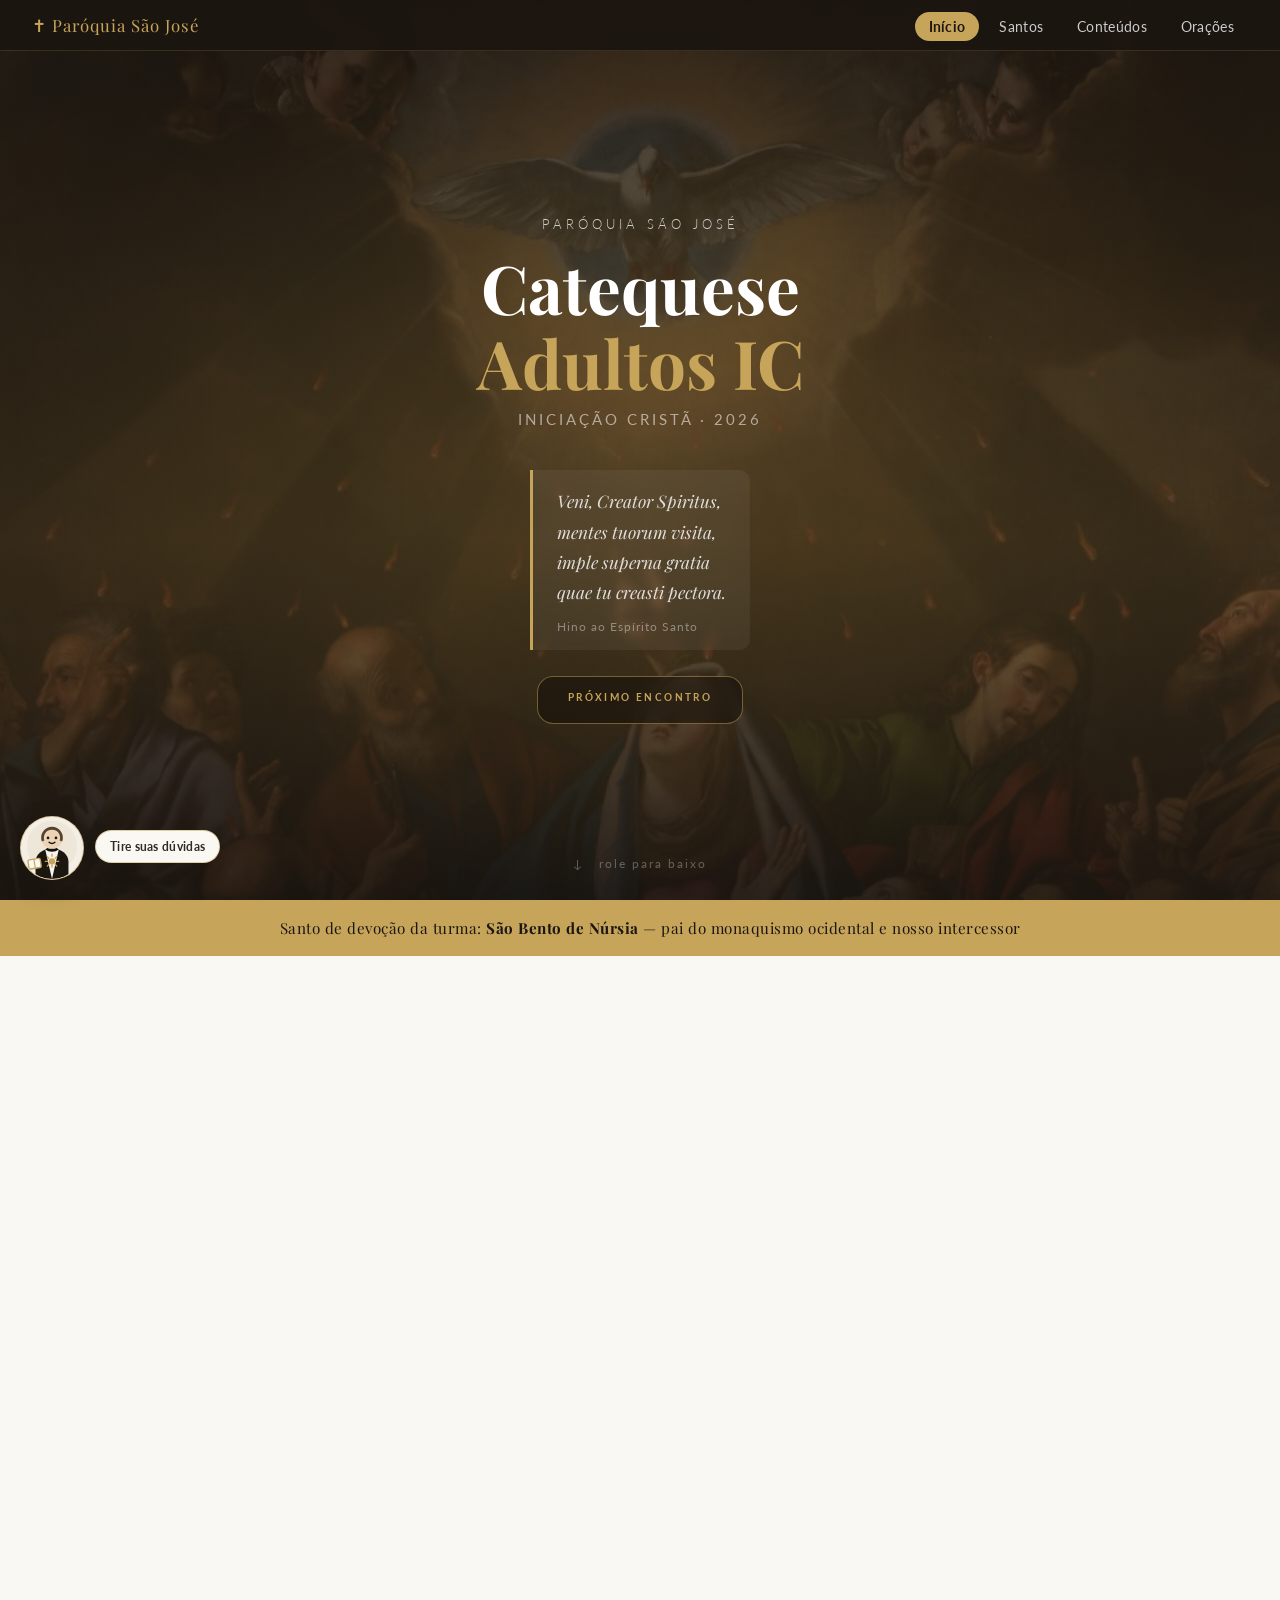
<file: index.html>
<!DOCTYPE html>
<html lang="pt-BR">
<head>
  <meta charset="UTF-8" />
  <meta name="viewport" content="width=device-width, initial-scale=1.0"/>
  <title>Início — Catequese Adultos IC | Paróquia São José</title>

  <link rel="preconnect" href="https://fonts.googleapis.com" />
  <link rel="preconnect" href="https://fonts.gstatic.com" crossorigin />
  <link href="https://fonts.googleapis.com/css2?family=Playfair+Display:ital,wght@0,400;0,700;1,400&family=Lato:wght@300;400;700&display=swap" rel="stylesheet"/>

  <link rel="preload" as="image" href="src/assets/img/fundo.jpg" fetchpriority="high">

  <!-- PWA -->
  <meta name="theme-color" content="#C6A55A">
  <meta name="mobile-web-app-capable" content="yes">
  <meta name="apple-mobile-web-app-capable" content="yes">
  <meta name="apple-mobile-web-app-status-bar-style" content="black-translucent">
  <meta name="apple-mobile-web-app-title" content="IC 2026">
  <link rel="manifest" href="/manifest.json">
  <link rel="icon" type="image/svg+xml" href="/src/assets/img/icons/icon.svg?v=7">
  <link rel="apple-touch-icon" href="/src/assets/img/icons/icon-192.png?v=7">

  <link rel="stylesheet" href="src/assets/css/styles.css?v=13">
  <link rel="stylesheet" href="/src/assets/css/app.css?v=13">
  <link rel="stylesheet" href="/src/assets/css/aquino.css?v=13">
  <style>
    /* ── SÃO BENTO ── */
    #sao-bento {
      background: var(--cream);
      padding: 80px 24px;
    }

    .bento-layout {
      display: grid;
      grid-template-columns: 280px 1fr;
      gap: 48px;
      align-items: start;
      margin-top: 8px;
    }

    /* coluna da imagem */
    .bento-image-col {
      position: relative;
      display: flex;
      flex-direction: column;
      gap: 0;
    }

    .bento-image-col img {
      width: 100%;
      border-radius: 14px;
      display: block;
      object-fit: cover;
      box-shadow: 0 12px 36px rgba(0,0,0,.14);
      border: 3px solid rgba(198,165,90,.35);
    }

    .bento-image-placeholder {
      width: 100%;
      aspect-ratio: 3/4;
      border-radius: 14px;
      background: linear-gradient(160deg, var(--cream-soft) 0%, #ddd5c8 100%);
      border: 2px dashed rgba(198,165,90,.45);
      display: flex;
      flex-direction: column;
      align-items: center;
      justify-content: center;
      gap: 10px;
      color: rgba(94,85,76,.5);
      text-align: center;
      padding: 24px;
    }

    .bento-ph-icon {
      font-size: 3rem;
      opacity: .4;
      font-family: 'Playfair Display', serif;
      line-height: 1;
    }

    .bento-image-placeholder span {
      font-family: 'Playfair Display', serif;
      font-size: .95rem;
      color: rgba(94,85,76,.6);
    }

    .bento-image-placeholder small {
      font-size: .72rem;
      color: rgba(94,85,76,.4);
      line-height: 1.6;
    }

    .bento-feast-badge {
      margin-top: 12px;
      text-align: center;
      background: var(--gold);
      color: var(--dark);
      font-size: .72rem;
      font-weight: 700;
      letter-spacing: 1px;
      text-transform: uppercase;
      padding: 6px 16px;
      border-radius: 20px;
    }

    /* coluna do texto */
    .bento-bio {
      color: var(--text-light);
      font-size: .93rem;
      line-height: 1.82;
    }

    .bento-bio p + p { margin-top: 12px; }
    .bento-bio strong { color: var(--text); }

    .bento-quote {
      margin-top: 22px;
      padding: 14px 20px;
      border-left: 3px solid var(--gold);
      background: rgba(198,165,90,.08);
      border-radius: 0 10px 10px 0;
    }

    .bento-quote p {
      font-family: 'Playfair Display', serif;
      font-style: italic;
      color: var(--text);
      font-size: 1rem;
      line-height: 1.65;
      margin-bottom: 6px;
    }

    .bento-quote cite {
      font-size: .75rem;
      color: var(--text-soft);
      letter-spacing: .3px;
    }

    .bento-tags {
      display: flex;
      flex-wrap: wrap;
      gap: 8px;
      margin-top: 20px;
    }

    .bento-tag {
      font-size: .7rem;
      font-weight: 700;
      letter-spacing: .8px;
      text-transform: uppercase;
      padding: 4px 12px;
      border-radius: 20px;
      border: 1px solid rgba(198,165,90,.5);
      color: var(--gold);
      background: rgba(198,165,90,.07);
    }

    /* ── PRÓXIMO ENCONTRO NO HERO ── */
    .hero-proximo {
      position: relative;
      z-index: 2;
      display: inline-flex;
      flex-direction: column;
      align-items: center;
      gap: 3px;
      margin-top: 26px;
      padding: 14px 30px;
      border-radius: 16px;
      border: 1px solid rgba(198, 165, 90, .5);
      background: rgba(20, 15, 10, .55);
      backdrop-filter: blur(10px);
      -webkit-backdrop-filter: blur(10px);
      text-decoration: none;
      text-align: center;
      transition: transform .2s ease, border-color .2s ease, background .2s ease;
    }

    .hero-proximo:hover {
      transform: translateY(-3px);
      border-color: var(--gold);
      background: rgba(20, 15, 10, .72);
    }

    .hero-proximo-rotulo {
      font-size: .62rem;
      font-weight: 700;
      letter-spacing: 2.4px;
      text-transform: uppercase;
      color: var(--gold);
    }

    .hero-proximo-quando {
      font-family: 'Playfair Display', serif;
      font-size: 1.18rem;
      color: #fff;
      line-height: 1.25;
    }

    .hero-proximo-titulo {
      font-size: .82rem;
      color: rgba(255, 255, 255, .68);
      max-width: 34ch;
      line-height: 1.5;
    }

    /* ── CRONOGRAMA: divulgação semanal ── */
    /* Encontro ainda não divulgado: sai da página até chegar a quinta-feira
       da semana anterior. Quem controla isso é o main.js. */
    .timeline-item.is-oculto { display: none; }

    .timeline-semestre {
      display: flex;
      align-items: center;
      gap: 14px;
      margin: 34px 0 26px;
    }

    .timeline-semestre-linha {
      flex: 1;
      height: 1px;
      background: linear-gradient(90deg, transparent, rgba(198, 165, 90, .5), transparent);
    }

    .timeline-semestre-texto {
      font-size: .7rem;
      font-weight: 700;
      letter-spacing: 1.6px;
      text-transform: uppercase;
      color: var(--gold);
      white-space: nowrap;
    }

    .agenda-nota {
      margin-top: 14px;
      font-size: .78rem;
      color: var(--text-soft);
      font-style: italic;
    }

    @media (max-width: 680px) {
      .hero-proximo {
        margin-top: 20px;
        padding: 12px 20px;
      }

      .hero-proximo-quando { font-size: 1.02rem; }
      .timeline-semestre-texto { white-space: normal; text-align: center; }
    }

    /* ── RETOMADA DO SEMESTRE ── */
    .semestre-fatos {
      display: flex;
      flex-wrap: wrap;
      gap: 10px;
      list-style: none;
      margin: 22px 0 30px;
      padding: 0;
    }

    .semestre-fatos li {
      display: inline-flex;
      align-items: center;
      gap: 8px;
      padding: 8px 16px;
      border-radius: 999px;
      border: 1px solid rgba(198, 165, 90, .35);
      background: rgba(198, 165, 90, .07);
      color: var(--text);
      font-size: .82rem;
      letter-spacing: .3px;
    }

    .semestre-partes {
      display: flex;
      flex-direction: column;
      max-width: 720px;
      margin: 0 0 30px;
    }

    .parte-card {
      display: grid;
      grid-template-columns: auto 1fr;
      gap: 22px;
      align-items: start;
      background: var(--cream);
      border: 1px solid rgba(198, 165, 90, .28);
      border-radius: 14px;
      padding: 22px 24px;
    }

    .parte-num {
      font-family: 'Playfair Display', serif;
      font-size: 1.9rem;
      line-height: 1;
      color: var(--gold);
      letter-spacing: 2px;
      min-width: 64px;
      padding: 14px 8px 12px;
      text-align: center;
      border: 1px solid rgba(198, 165, 90, .45);
      border-radius: 10px;
      background: var(--white-soft);
    }

    .parte-card h3 {
      font-family: 'Playfair Display', serif;
      font-size: 1.12rem;
      color: var(--dark);
      margin-bottom: 3px;
    }

    .parte-papel {
      font-size: .7rem;
      font-weight: 700;
      letter-spacing: 1.4px;
      text-transform: uppercase;
      color: var(--gold);
      margin-bottom: 9px;
    }

    .parte-texto p:not(.parte-papel) {
      color: var(--text-soft);
      font-size: .88rem;
      line-height: 1.7;
    }

    /* o styles.css uniformiza todo <p> filho de .section-inner dentro de
       #sobre; sem isto o rótulo da seção perde o dourado e sai grande
       demais, ao contrário do que acontece nas outras seções */
    #sobre .section-inner > p.section-label {
      font-size: .72rem;
      letter-spacing: 3px;
      color: var(--gold);
      line-height: 1.4;
    }

    /* a ponte entre as duas partes (encontro IX) */
    .parte-ponte {
      display: flex;
      align-items: center;
      gap: 14px;
      padding: 14px 12px;
    }

    .parte-ponte-linha {
      flex: 1;
      height: 1px;
      background: linear-gradient(90deg, transparent, rgba(198, 165, 90, .55), transparent);
    }

    .parte-ponte-texto {
      font-size: .7rem;
      font-weight: 700;
      letter-spacing: 1.4px;
      text-transform: uppercase;
      color: var(--text-soft);
      white-space: nowrap;
    }

    /* ── BOTÃO DO CRONOGRAMA EM PDF ── */
    .pdf-cta {
      display: flex;
      align-items: center;
      gap: 18px;
      max-width: 720px;
      padding: 18px 22px;
      border-radius: 14px;
      border: 1px solid var(--gold);
      background: linear-gradient(135deg, rgba(198, 165, 90, .14), rgba(198, 165, 90, .05));
      text-decoration: none;
      color: var(--text);
      transition: transform .2s ease, box-shadow .2s ease, background .2s ease;
    }

    .pdf-cta:hover {
      transform: translateY(-3px);
      box-shadow: 0 14px 32px rgba(198, 165, 90, .26);
      background: linear-gradient(135deg, rgba(198, 165, 90, .22), rgba(198, 165, 90, .09));
    }

    .pdf-cta-icone {
      display: flex;
      align-items: center;
      justify-content: center;
      width: 50px;
      height: 50px;
      flex-shrink: 0;
      border-radius: 12px;
      border: 1px solid rgba(198, 165, 90, .45);
      background: var(--white-soft);
    }

    .pdf-cta-texto {
      flex: 1;
      min-width: 0;
      display: flex;
      flex-direction: column;
      gap: 3px;
    }

    .pdf-cta-texto strong {
      font-family: 'Playfair Display', serif;
      font-size: 1.05rem;
      color: var(--dark);
    }

    .pdf-cta-texto span {
      font-size: .8rem;
      color: var(--text-soft);
    }

    .pdf-cta-acao {
      flex-shrink: 0;
      display: flex;
      align-items: center;
      justify-content: center;
      width: 38px;
      height: 38px;
      border-radius: 50%;
      background: var(--gold);
      transition: transform .2s ease;
    }

    .pdf-cta-acao .ic { color: var(--dark); }

    .pdf-cta:hover .pdf-cta-acao { transform: translateY(2px); }

    @media (max-width: 680px) {
      .parte-card {
        grid-template-columns: 1fr;
        gap: 14px;
      }

      .parte-num {
        min-width: 0;
        width: 58px;
      }

      .parte-ponte-texto {
        white-space: normal;
        text-align: center;
        line-height: 1.4;
      }

      .pdf-cta {
        gap: 14px;
        padding: 16px;
      }

      .pdf-cta-icone { width: 44px; height: 44px; }

      .bento-layout {
        grid-template-columns: 1fr;
        gap: 28px;
      }
      .bento-image-col {
        max-width: 260px;
        margin: 0 auto;
        width: 100%;
      }
    }
  </style>
</head>

<body>

  <!-- ═══ NAV ═══ -->
  <nav class="site-nav" aria-label="Navegação principal">
    <a href="index.html" class="nav-brand">✝ Paróquia São José</a>
    <ul class="nav-links" id="nav-links">
      <li><a href="index.html">Início</a></li>
      <li><a href="santos.html">Santos</a></li>
      <li><a href="conteudos.html">Conteúdos</a></li>
      <li><a href="oracoes.html">Orações</a></li>
    </ul>
    <button class="nav-toggle" id="nav-toggle" aria-label="Abrir menu">
      <span></span><span></span><span></span>
    </button>
  </nav>
  <div class="nav-overlay" id="nav-overlay"></div>

  <!-- ═══ HERO ═══ -->
  <section id="hero">
    <p class="hero-parish">Paróquia São José</p>
    <h1 class="hero-title">Catequese<br><span>Adultos IC</span></h1>
    <p class="hero-subtitle">Iniciação Cristã · 2026</p>

    <div class="hero-verse">
      <p>
        Veni, Creator Spiritus,<br>
        mentes tuorum visita,<br>
        imple superna gratia<br>
        quae tu creasti pectora.
      </p>
      <small>Hino ao Espírito Santo</small>
    </div>

    <!-- PRÓXIMO ENCONTRO
         Preenchido pelo main.js a partir do cronograma; fica escondido
         se não houver encontro divulgado à frente. Não precisa de edição
         manual — o texto vem sempre do próximo .timeline-item. -->
    <a class="hero-proximo" id="hero-proximo" href="#cronograma" hidden>
      <span class="hero-proximo-rotulo">Próximo encontro</span>
      <span class="hero-proximo-quando" id="hero-proximo-quando"></span>
      <span class="hero-proximo-titulo" id="hero-proximo-titulo"></span>
    </a>

    <p class="scroll-hint">↓ &nbsp; role para baixo</p>
  </section>

  <!-- ═══ SANTO DA TURMA ═══ -->
  <div id="santo">
    <p><svg class="ic" width="16" height="16" viewBox="0 0 24 24" aria-hidden="true"><path d="M12 3.2c1.6 1.7 2.4 3 2.4 4a2.4 2.4 0 1 1-4.8 0c0-1 .8-2.3 2.4-4Z"/><rect x="8.6" y="11.4" width="6.8" height="9.2" rx="1.6"/></svg> Santo de devoção da turma: <strong>São Bento de Núrsia</strong> — pai do monaquismo ocidental e nosso intercessor</p>
  </div>

  <!-- ═══ SOBRE ═══ -->
  <section id="sobre">
    <div class="section-inner">
      <p class="section-label">Avisos</p>
      <h2 class="section-title">A catequese está de volta</h2>
      <div class="section-divider"></div>

      <p>
        Retomamos os nossos encontros no <strong>2º semestre de 2026</strong>:
        são <strong>16 encontros</strong>, de <strong>12 de agosto a 25 de novembro</strong>.
        O semestre tem duas partes e uma articulação entre elas — a primeira pergunta
        <em>o que devemos fazer</em>; a segunda, <em>de onde vem a força para fazer</em>.
      </p>

      <!-- fatos rápidos do semestre -->
      <ul class="semestre-fatos">
        <li>
          <svg class="ic" width="16" height="16" viewBox="0 0 24 24" aria-hidden="true"><rect x="3.6" y="5.4" width="16.8" height="15" rx="2.4"/><path d="M3.6 10.1h16.8M8 3.4v4M16 3.4v4"/></svg>
          Quartas-feiras
        </li>
        <li>
          <svg class="ic" width="16" height="16" viewBox="0 0 24 24" aria-hidden="true"><circle cx="12" cy="12" r="8.4"/><path d="M12 7.1v5.2l3.2 1.9"/></svg>
          20h às 22h
        </li>
        <li>
          <svg class="ic" width="16" height="16" viewBox="0 0 24 24" aria-hidden="true"><path d="M12 20.9s6.8-5.5 6.8-10.8a6.8 6.8 0 1 0-13.6 0C5.2 15.4 12 20.9 12 20.9Z"/><circle cx="12" cy="10" r="2.5"/></svg>
          Sala 204
        </li>
      </ul>

      <!-- as duas partes do semestre -->
      <div class="semestre-partes">
        <div class="parte-card">
          <span class="parte-num">X</span>
          <div class="parte-texto">
            <h3>Os Dez Mandamentos</h3>
          <p class="parte-papel">Parte I · a lei que obriga</p>
          <p>Da moral fundamental — vocação, liberdade, consciência, virtude — até o Decálogo, mandamento por mandamento.</p>
          </div>
        </div>

        <div class="parte-ponte">
          <span class="parte-ponte-linha" aria-hidden="true"></span>
          <span class="parte-ponte-texto">Do Decálogo às Bem-aventuranças</span>
          <span class="parte-ponte-linha" aria-hidden="true"></span>
        </div>

        <div class="parte-card">
          <span class="parte-num">VII</span>
          <div class="parte-texto">
            <h3>Os Sete Sacramentos</h3>
          <p class="parte-papel">Parte II · a graça que capacita</p>
          <p>Se a Lei Nova é graça, a pergunta seguinte é por onde essa graça chega — e a resposta são os sacramentos.</p>
          </div>
        </div>
      </div>

      <blockquote class="quote">
        <p>"Não penseis que vim revogar a Lei ou os Profetas: não vim revogar, mas dar pleno cumprimento."</p>
        <cite>— Mt 5, 17</cite>
      </blockquote>

      <!-- CRONOGRAMA EM PDF
           O arquivo fica em src/assets/pdf/. Para publicar um novo,
           substitua o arquivo e atualize o href e o PRECACHE do sw.js. -->
      <a class="pdf-cta" href="/src/assets/pdf/cronograma-catequese-2026-2.pdf" target="_blank" rel="noopener">
        <span class="pdf-cta-icone" aria-hidden="true">
          <svg class="ic" width="26" height="26" viewBox="0 0 24 24"><path d="M13.9 3.6H7.6a2.1 2.1 0 0 0-2.1 2.1v12.6a2.1 2.1 0 0 0 2.1 2.1h8.8a2.1 2.1 0 0 0 2.1-2.1V8.1l-4.6-4.5Z"/><path d="M13.8 3.7v4.5h4.6"/></svg>
        </span>
        <span class="pdf-cta-texto">
          <strong>Cronograma do semestre</strong>
          <span>PDF · os 16 encontros, tema por tema</span>
        </span>
        <span class="pdf-cta-acao" aria-hidden="true">
          <svg class="ic" width="18" height="18" viewBox="0 0 24 24"><path d="M12 4v12"/><path d="m7 11.5 5 5 5-5"/><path d="M4.5 20h15"/></svg>
        </span>
      </a>
    </div>
  </section>

  <!-- ═══ CRONOGRAMA ═══ -->
  <section id="cronograma">
    <div class="section-inner">
      <p class="section-label">Agenda</p>
      <h2 class="section-title">Cronograma dos Encontros</h2>
      <div class="section-divider"></div>

      <div class="agenda-panel" aria-live="polite">
        <div>
          <p class="agenda-kicker">Próximo passo</p>
          <strong id="next-meeting-title">Cronograma em atualização</strong>
          <span id="next-meeting-detail">Confira os encontros já divulgados abaixo.</span>
        </div>
        <div class="agenda-progress" aria-label="Progresso do cronograma">
          <span id="agenda-progress-text">0/5</span>
          <div class="agenda-progress-track"><span id="agenda-progress-bar"></span></div>
        </div>
      </div>

      <p class="agenda-nota">Os encontros são divulgados semana a semana: cada quinta-feira entra o encontro da quarta seguinte.</p>

      <div class="timeline" id="timeline">

        <div class="timeline-item" data-semestre="1" data-date="2026-03-04T20:00:00-03:00">
          <div class="timeline-date">
            <div class="day">04</div>
            <div class="month">Mar</div>
          </div>
          <div class="timeline-info">
            <h3>1º Encontro — Prólogo</h3>
            <p>Local: Sala 204 · Horário: 20h</p>
          </div>
        </div>

        <div class="timeline-item" data-semestre="1" data-date="2026-03-11T20:00:00-03:00">
          <div class="timeline-date">
            <div class="day">11</div>
            <div class="month">Mar</div>
          </div>
          <div class="timeline-info">
            <h3>2º Encontro — O que significa "crer"?</h3>
            <p>Local: Sala 204 · Horário: 20h</p>
          </div>
        </div>

        <div class="timeline-item" data-semestre="1" data-date="2026-03-18T20:00:00-03:00">
          <div class="timeline-date">
            <div class="day">18</div>
            <div class="month">Mar</div>
          </div>
          <div class="timeline-info">
            <h3>3º Encontro — Deus Pai, Criador Todo-Poderoso</h3>
            <p>Local: Sala 204 · Horário: 20h</p>
          </div>
        </div>

        <div class="timeline-item" data-semestre="1" data-date="2026-03-25T20:00:00-03:00">
          <div class="timeline-date">
            <div class="day">25</div>
            <div class="month">Mar</div>
          </div>
          <div class="timeline-info">
            <h3>4º Encontro — Jesus Cristo, Filho Único e Senhor</h3>
            <p>Local: Sala 204 · Horário: 20h</p>
          </div>
        </div>

        <div class="timeline-item" data-semestre="1" data-date="2026-04-08T20:00:00-03:00">
          <div class="timeline-date">
            <div class="day">08</div>
            <div class="month">Abr</div>
          </div>
          <div class="timeline-info">
            <h3>5º Encontro — A Semana Santa e a Encarnação</h3>
            <p>Local: Sala 204 · Horário: 20h</p>
          </div>
        </div>

        <div class="timeline-item" data-semestre="1" data-date="2026-04-15T20:00:00-03:00">
          <div class="timeline-date">
            <div class="day">15</div>
            <div class="month">Abr</div>
          </div>
          <div class="timeline-info">
            <h3>6º Encontro — O Nascimento: nascido da Virgem Maria</h3>
            <p>Local: Sala 204 · Horário: 20h</p>
          </div>
        </div>

        <div class="timeline-item" data-semestre="1" data-date="2026-04-22T20:00:00-03:00">
          <div class="timeline-date">
            <div class="day">22</div>
            <div class="month">Abr</div>
          </div>
          <div class="timeline-info">
            <h3>7º Encontro — A Paixão: sofrimento, cruz e morte</h3>
            <p>Local: Sala 204 · Horário: 20h</p>
          </div>
        </div>

        <div class="timeline-item" data-semestre="1" data-date="2026-04-29T20:00:00-03:00">
          <div class="timeline-date">
            <div class="day">29</div>
            <div class="month">Abr</div>
          </div>
          <div class="timeline-info">
            <h3>8º Encontro — A Descida aos mortos</h3>
            <p>Local: Sala 204 · Horário: 20h</p>
          </div>
        </div>

        <div class="timeline-item" data-semestre="1" data-date="2026-05-06T20:00:00-03:00">
          <div class="timeline-date">
            <div class="day">06</div>
            <div class="month">Mai</div>
          </div>
          <div class="timeline-info">
            <h3>9º Encontro — A Ressurreição ao terceiro dia</h3>
            <p>Local: Sala 204 · Horário: 20h</p>
          </div>
        </div>

        <div class="timeline-item" data-semestre="1" data-date="2026-05-13T20:00:00-03:00">
          <div class="timeline-date">
            <div class="day">13</div>
            <div class="month">Mai</div>
          </div>
          <div class="timeline-info">
            <h3>10º Encontro — A Ascensão e o Juízo Final</h3>
            <p>Local: Sala 204 · Horário: 20h</p>
          </div>
        </div>

        <div class="timeline-item" data-semestre="1" data-date="2026-05-20T20:00:00-03:00">
          <div class="timeline-date">
            <div class="day">20</div>
            <div class="month">Mai</div>
          </div>
          <div class="timeline-info">
            <h3>11º Encontro — O Espírito Santo e a Igreja Católica</h3>
            <p>Local: Sala 204 · Horário: 20h</p>
          </div>
        </div>

        <div class="timeline-item" data-semestre="1" data-date="2026-05-27T20:00:00-03:00">
          <div class="timeline-date">
            <div class="day">27</div>
            <div class="month">Mai</div>
          </div>
          <div class="timeline-info">
            <h3>12º Encontro — Comunhão dos Santos e a Vida Eterna</h3>
            <p>Local: Sala 204 · Horário: 20h</p>
          </div>
        </div>

        <div class="timeline-item" data-semestre="1" data-date="2026-06-03T20:00:00-03:00">
          <div class="timeline-date">
            <div class="day">03</div>
            <div class="month">Jun</div>
          </div>
          <div class="timeline-info">
            <h3>13º Encontro — Nossa Senhora na Doutrina (Mariologia)</h3>
            <p>Local: Sala 204 · Horário: 20h</p>
          </div>
        </div>

        <div class="timeline-item" data-semestre="1" data-date="2026-06-10T20:00:00-03:00">
          <div class="timeline-date">
            <div class="day">10</div>
            <div class="month">Jun</div>
          </div>
          <div class="timeline-info">
            <h3>14º Encontro — A Encíclica <em>Magnifica Humanitas</em></h3>
            <p>Local: Sala 204 · Horário: 20h</p>
          </div>
        </div>

        <!-- ═══ 2º SEMESTRE · os encontros aparecem sozinhos, um por semana ═══ -->
        <div class="timeline-semestre">
          <span class="timeline-semestre-linha" aria-hidden="true"></span>
          <span class="timeline-semestre-texto">2º semestre · Mandamentos e Sacramentos</span>
          <span class="timeline-semestre-linha" aria-hidden="true"></span>
        </div>

        <div class="timeline-item" data-semestre="2" data-date="2026-08-12T20:00:00-03:00">
          <div class="timeline-date">
            <div class="day">12</div>
            <div class="month">Ago</div>
          </div>
          <div class="timeline-info">
            <h3>Encontro I — Kahoot de revisão e apresentação do cronograma</h3>
            <p>Abertura · Sala 204 · 20h às 22h</p>
          </div>
        </div>

        <div class="timeline-item" data-semestre="2" data-date="2026-08-19T20:00:00-03:00">
          <div class="timeline-date">
            <div class="day">19</div>
            <div class="month">Ago</div>
          </div>
          <div class="timeline-info">
            <h3>Encontro II — O homem, a liberdade e a lei</h3>
            <p>Moral fundamental · Sala 204 · 20h às 22h</p>
          </div>
        </div>

        <div class="timeline-item" data-semestre="2" data-date="2026-08-26T20:00:00-03:00">
          <div class="timeline-date">
            <div class="day">26</div>
            <div class="month">Ago</div>
          </div>
          <div class="timeline-info">
            <h3>Encontro III — A Deus somente adorarás</h3>
            <p>1º e 2º Mandamentos · Sala 204 · 20h às 22h</p>
          </div>
        </div>

        <div class="timeline-item" data-semestre="2" data-date="2026-09-02T20:00:00-03:00">
          <div class="timeline-date">
            <div class="day">02</div>
            <div class="month">Set</div>
          </div>
          <div class="timeline-info">
            <h3>Encontro IV — O Dia do Senhor e a família</h3>
            <p>3º e 4º Mandamentos · Sala 204 · 20h às 22h</p>
          </div>
        </div>

        <div class="timeline-item" data-semestre="2" data-date="2026-09-09T20:00:00-03:00">
          <div class="timeline-date">
            <div class="day">09</div>
            <div class="month">Set</div>
          </div>
          <div class="timeline-info">
            <h3>Encontro V — Honrar a família e cuidar da vida</h3>
            <p>4º e 5º Mandamentos · Sala 204 · 20h às 22h</p>
          </div>
        </div>

        <div class="timeline-item" data-semestre="2" data-date="2026-09-16T20:00:00-03:00">
          <div class="timeline-date">
            <div class="day">16</div>
            <div class="month">Set</div>
          </div>
          <div class="timeline-info">
            <h3>Encontro VI — Castidade, matrimônio e pureza de coração</h3>
            <p>6º e 9º Mandamentos · Sala 204 · 20h às 22h</p>
          </div>
        </div>

        <div class="timeline-item" data-semestre="2" data-date="2026-09-23T20:00:00-03:00">
          <div class="timeline-date">
            <div class="day">23</div>
            <div class="month">Set</div>
          </div>
          <div class="timeline-info">
            <h3>Encontro VII — Não furtarás: bens, justiça e os pobres</h3>
            <p>7º Mandamento · Sala 204 · 20h às 22h</p>
          </div>
        </div>

        <div class="timeline-item" data-semestre="2" data-date="2026-09-30T20:00:00-03:00">
          <div class="timeline-date">
            <div class="day">30</div>
            <div class="month">Set</div>
          </div>
          <div class="timeline-info">
            <h3>Encontro VIII — A verdade e o coração desapegado</h3>
            <p>8º e 10º Mandamentos · Sala 204 · 20h às 22h</p>
          </div>
        </div>

        <div class="timeline-item" data-semestre="2" data-date="2026-10-07T20:00:00-03:00">
          <div class="timeline-date">
            <div class="day">07</div>
            <div class="month">Out</div>
          </div>
          <div class="timeline-info">
            <h3>Encontro IX — Do Decálogo às Bem-aventuranças</h3>
            <p>Ponte entre as duas partes · Sala 204 · 20h às 22h</p>
          </div>
        </div>

        <div class="timeline-item" data-semestre="2" data-date="2026-10-14T20:00:00-03:00">
          <div class="timeline-date">
            <div class="day">14</div>
            <div class="month">Out</div>
          </div>
          <div class="timeline-info">
            <h3>Encontro X — O que é um sacramento</h3>
            <p>Economia sacramental · Sala 204 · 20h às 22h</p>
          </div>
        </div>

        <div class="timeline-item" data-semestre="2" data-date="2026-10-21T20:00:00-03:00">
          <div class="timeline-date">
            <div class="day">21</div>
            <div class="month">Out</div>
          </div>
          <div class="timeline-info">
            <h3>Encontro XI — Batismo</h3>
            <p>Iniciação Cristã · I · Sala 204 · 20h às 22h</p>
          </div>
        </div>

        <div class="timeline-item" data-semestre="2" data-date="2026-10-28T20:00:00-03:00">
          <div class="timeline-date">
            <div class="day">28</div>
            <div class="month">Out</div>
          </div>
          <div class="timeline-info">
            <h3>Encontro XII — Confirmação</h3>
            <p>Iniciação Cristã · II · Sala 204 · 20h às 22h</p>
          </div>
        </div>

        <div class="timeline-item" data-semestre="2" data-date="2026-11-04T20:00:00-03:00">
          <div class="timeline-date">
            <div class="day">04</div>
            <div class="month">Nov</div>
          </div>
          <div class="timeline-info">
            <h3>Encontro XIII — Eucaristia</h3>
            <p>Fonte e ápice · Sala 204 · 20h às 22h</p>
          </div>
        </div>

        <div class="timeline-item" data-semestre="2" data-date="2026-11-11T20:00:00-03:00">
          <div class="timeline-date">
            <div class="day">11</div>
            <div class="month">Nov</div>
          </div>
          <div class="timeline-info">
            <h3>Encontro XIV — Penitência e Unção dos Enfermos</h3>
            <p>Sacramentos de cura · Sala 204 · 20h às 22h</p>
          </div>
        </div>

        <div class="timeline-item" data-semestre="2" data-date="2026-11-18T20:00:00-03:00">
          <div class="timeline-date">
            <div class="day">18</div>
            <div class="month">Nov</div>
          </div>
          <div class="timeline-info">
            <h3>Encontro XV — Ordem e Matrimônio</h3>
            <p>Sacramentos de serviço · Sala 204 · 20h às 22h</p>
          </div>
        </div>

        <div class="timeline-item" data-semestre="2" data-date="2026-11-25T20:00:00-03:00">
          <div class="timeline-date">
            <div class="day">25</div>
            <div class="month">Nov</div>
          </div>
          <div class="timeline-info">
            <h3>Encontro XVI — Encerramento do semestre</h3>
            <p>Confraternização · Sala 204 · 20h às 22h</p>
          </div>
        </div>

      </div>
    </div>
  </section>

  <!-- ═══ MATERIAL ═══ -->
  <section id="material">
    <div class="section-inner">
      <p class="section-label">Preparação</p>
      <h2 class="section-title">Material Necessário</h2>
      <div class="section-divider"></div>

      <div class="material-grid">
        <div class="material-item">
          <span class="icon"><svg class="ic" width="30" height="30" viewBox="0 0 24 24" aria-hidden="true"><rect x="5.2" y="3.6" width="13.6" height="16.8" rx="2.2"/><path d="M9.2 3.6v16.8M12.2 8.6h3.8M12.2 12.2h3.8"/></svg></span>
          <span>Caderno ou bloco de notas</span>
        </div>
        <div class="material-item">
          <span class="icon"><svg class="ic" width="30" height="30" viewBox="0 0 24 24" aria-hidden="true"><path d="m5 19 1-3.6L16.4 5a2 2 0 0 1 2.8 2.8L8.6 18.2 5 19Z"/><path d="m14.5 6.9 2.6 2.6"/></svg></span>
          <span>Caneta ou lápis</span>
        </div>
        <div class="material-item">
          <span class="icon"><svg class="ic" width="30" height="30" viewBox="0 0 24 24" aria-hidden="true"><path d="M12 6.2C10 4.9 7.4 4.4 4 4.8v12.4c3.4-.4 6 .1 8 1.4 2-1.3 4.6-1.8 8-1.4V4.8c-3.4-.4-6 .1-8 1.4Z"/><path d="M12 6.2v12.4"/></svg></span>
          <span>Bíblia Católica</span>
        </div>
      </div>
    </div>
  </section>

  <!-- ═══ AVISOS ═══ -->
  <section id="avisos">
    <div class="section-inner">
      <p class="section-label">Informações</p>
      <h2 class="section-title">Avisos & Recados</h2>
      <div class="section-divider"></div>

      <div class="avisos-grid">

        <div class="aviso-card info">
          <p class="aviso-tag"><svg class="ic" width="14" height="14" viewBox="0 0 24 24" aria-hidden="true"><path d="M17.8 15.4V11a5.8 5.8 0 1 0-11.6 0v4.4L4.7 17.8h14.6l-1.5-2.4Z"/><path d="M10 20.4a2.2 2.2 0 0 0 4 0"/></svg> Aviso</p>
          <h3>Retomada · 12 de agosto</h3>
          <p>Voltamos com um Kahoot de revisão do que estudamos no módulo anterior — Credo, Mariologia e os artigos da fé — e a apresentação do cronograma do semestre. Que alegria recomeçar!</p>
          <p class="aviso-date">Pedro</p>
        </div>

        <div class="aviso-card">
          <p class="aviso-tag"><svg class="ic" width="14" height="14" viewBox="0 0 24 24" aria-hidden="true"><rect x="3.6" y="5.4" width="16.8" height="15" rx="2.4"/><path d="M3.6 10.1h16.8M8 3.4v4M16 3.4v4"/></svg> Lembrete</p>
          <h3>Quartas-feiras · 20h às 22h</h3>
          <p>São 16 encontros na Sala 204, de 12 de agosto a 25 de novembro. O cronograma completo já está disponível em PDF no início desta página.</p>
          <p class="aviso-date">Fiquem atentos!</p>
        </div>

      </div>
    </div>
  </section>

  <!-- ═══ SÃO BENTO ═══ -->
  <section id="sao-bento">
    <div class="section-inner">
      <p class="section-label">Santo da Turma</p>
      <h2 class="section-title">São Bento de Núrsia</h2>
      <div class="section-divider"></div>

      <div class="bento-layout">

        <!-- IMAGEM -->
        <div class="bento-image-col">
            <img src="src/assets/img/sao-bento.jpg" alt="São Bento de Núrsia" width="576" height="931" loading="lazy" decoding="async">
          <div class="bento-feast-badge"><svg class="ic" width="14" height="14" viewBox="0 0 24 24" aria-hidden="true"><path d="M12 3.2c1.6 1.7 2.4 3 2.4 4a2.4 2.4 0 1 1-4.8 0c0-1 .8-2.3 2.4-4Z"/><rect x="8.6" y="11.4" width="6.8" height="9.2" rx="1.6"/></svg> Festa: 11 de Julho</div>
        </div>

        <!-- TEXTO -->
        <div class="bento-text-col">

          <div class="bento-bio">
            <p>
              Nascido por volta de <strong>480 d.C.</strong> em Núrsia, no centro da Itália,
              Bento era filho de família nobre e foi enviado jovem a Roma para estudar.
              Desolado com a corrupção moral da cidade, abandonou tudo e retirou-se para
              o deserto de Subiaco, onde viveu como eremita durante três anos em busca de Deus.
            </p>
            <p>
              Sua santidade atraiu discípulos, e Bento acabou fundando <strong>doze pequenas
              comunidades monásticas</strong>, até se estabelecer definitivamente em
              <strong>Monte Cassino</strong>, onde escreveu sua célebre <em>Regra</em> —
              um guia de vida comunitária fundado na oração, no trabalho e na obediência,
              resumido no lema <em>"Ora et Labora"</em> (Ora e Trabalha).
            </p>
            <p>
              A <em>Regra de São Bento</em> tornou-se a espinha dorsal do monaquismo ocidental
              e moldou profundamente a civilização europeia cristã. São Bento é chamado de
              <strong>Pai do Monaquismo Ocidental</strong> e foi proclamado
              <strong>Patrono da Europa</strong> pelo Papa Paulo VI em 1964.
              Sua festa é celebrada em <strong>11 de julho</strong>.
            </p>
          </div>

          <blockquote class="bento-quote">
            <p>"Nada absolutamente anteponhas ao amor de Cristo."</p>
            <cite>— São Bento, Regra, Cap. IV</cite>
          </blockquote>

          <div class="bento-tags">
            <span class="bento-tag">Pai do Monaquismo</span>
            <span class="bento-tag">Patrono da Europa</span>
            <span class="bento-tag">Ora et Labora</span>
            <span class="bento-tag">Séc. V–VI</span>
            <span class="bento-tag">Doutor da Igreja</span>
          </div>

        </div>
      </div>
    </div>
  </section>

  <!-- ═══ FOOTER ═══ -->
  <footer>
    <div class="footer-inner">
      <div class="footer-icon"><svg class="ic" width="30" height="30" viewBox="0 0 24 24" aria-hidden="true"><path d="M12 3.4v17.2"/><path d="M5.6 9.6h12.8"/></svg></div>
      <h3>Catequese — Adultos IC</h3>
      <p>Paróquia São José<br>Iniciação Cristã de Adultos · 2026</p>
      <div class="footer-divider"></div>
      <p><em>Ignoratio Scripturarum ignoratio Christi est.</em></p>
      <p class="credits">Feito por Pedro Leite Campos</p>
    </div>
  </footer>

  <script src="src/assets/js/main.js?v=13" defer></script>

  <!-- ═══ BOTTOM NAV ═══ -->
  <nav class="bottom-nav" aria-label="Navegação principal">
    <a href="index.html" class="bnav-item" data-nav="home" aria-label="Início">
      <svg class="bnav-svg" viewBox="0 0 24 24" aria-hidden="true"><path d="M10 20v-6h4v6h5v-8h3L12 3 2 12h3v8z"/></svg>
      <span class="bnav-label">Início</span>
    </a>
    <a href="conteudos.html" class="bnav-item" data-nav="encontros" aria-label="Encontros">
      <svg class="bnav-svg" viewBox="0 0 24 24" aria-hidden="true"><path d="M18 2H6c-1.1 0-2 .9-2 2v16c0 1.1.9 2 2 2h12c1.1 0 2-.9 2-2V4c0-1.1-.9-2-2-2zM6 4h5v8l-2.5-1.5L6 12V4z"/></svg>
      <span class="bnav-label">Encontros</span>
    </a>
    <a href="santos.html" class="bnav-item" data-nav="santos" aria-label="Santos">
      <svg class="bnav-svg" viewBox="0 0 24 24" aria-hidden="true"><path d="M12 17.27L18.18 21l-1.64-7.03L22 9.24l-7.19-.61L12 2 9.19 8.63 2 9.24l5.46 4.73L5.82 21z"/></svg>
      <span class="bnav-label">Santos</span>
    </a>
    <a href="oracoes.html" class="bnav-item" data-nav="oracoes" aria-label="Orações">
      <svg class="bnav-svg" viewBox="0 0 24 24" aria-hidden="true"><path d="M12 1L3 5v6c0 5.55 3.84 10.74 9 12 5.16-1.26 9-6.45 9-12V5l-9-4z"/></svg>
      <span class="bnav-label">Orações</span>
    </a>
  </nav>

  <!-- ═══ PÍLULA DE INSTALAÇÃO (pequeno botão sempre visível no mobile) ═══ -->
  <button id="install-pill" class="install-pill" hidden aria-label="Abrir instruções de instalação">
    <svg class="install-pill__icon" viewBox="0 0 24 24" width="16" height="16" aria-hidden="true">
      <path d="M5 20h14v-2H5v2zm7-18L5.5 8.5 6.91 9.91 11 5.83V16h2V5.83l4.09 4.08L18.5 8.5 12 2z"/>
    </svg>
    <span>Instalar este app</span>
  </button>

  <!-- ═══ MODAL DE INSTALAÇÃO ═══ -->
  <div id="install-modal" class="install-modal" hidden role="dialog" aria-modal="true" aria-labelledby="im-title">
    <div class="install-modal__backdrop" data-close-modal></div>
    <div class="install-modal__sheet">
      <button class="install-modal__close" id="install-modal-close" aria-label="Fechar">
        <svg viewBox="0 0 24 24" width="20" height="20" aria-hidden="true"><path d="M19 6.41L17.59 5 12 10.59 6.41 5 5 6.41 10.59 12 5 17.59 6.41 19 12 13.41 17.59 19 19 17.59 13.41 12z"/></svg>
      </button>

      <div class="install-modal__icon" aria-hidden="true">
        <svg viewBox="0 0 24 24" width="32" height="32"><path d="M5 20h14v-2H5v2zm7-18L5.5 8.5 6.91 9.91 11 5.83V16h2V5.83l4.09 4.08L18.5 8.5 12 2z"/></svg>
      </div>

      <h3 class="install-modal__title" id="im-title">Instalar IC 2026</h3>
      <p class="install-modal__subtitle">Acesse como aplicativo no seu celular — funciona até sem internet.</p>

      <button class="install-modal__action" id="install-confirm" hidden>Instalar agora</button>

      <div class="install-modal__ios" id="install-ios" hidden>
        <p class="install-modal__ios-label">No iPhone (Safari)</p>
        <div class="install-modal__ios-step">
          <strong>1.</strong> Toque em
          <svg class="install-modal__ios-icon" viewBox="0 0 50 50" aria-hidden="true">
            <path d="M30.3 13.7L25 8.4l-5.3 5.3-1.4-1.4L25 5.6l6.7 6.7z"/>
            <path d="M24 7h2v21h-2z"/>
            <path d="M35 40H15c-1.7 0-3-1.3-3-3V19c0-1.7 1.3-3 3-3h7v2h-7c-.6 0-1 .4-1 1v18c0 .6.4 1 1 1h20c.6 0 1-.4 1-1V19c0-.6-.4-1-1-1h-7v-2h7c1.7 0 3 1.3 3 3v18c0 1.7-1.3 3-3 3z"/>
          </svg>
          Compartilhar
        </div>
        <div class="install-modal__ios-step">
          <strong>2.</strong> Selecione <em>"Adicionar à Tela de Início"</em>
        </div>
      </div>

      <button class="install-modal__skip" id="install-skip">Não agora</button>
    </div>
  </div>

  <script src="/src/assets/js/pwa.js?v=13" defer></script>
  <script src="/src/assets/js/aquino.js?v=13" defer></script>
</body>
</html>
</file>
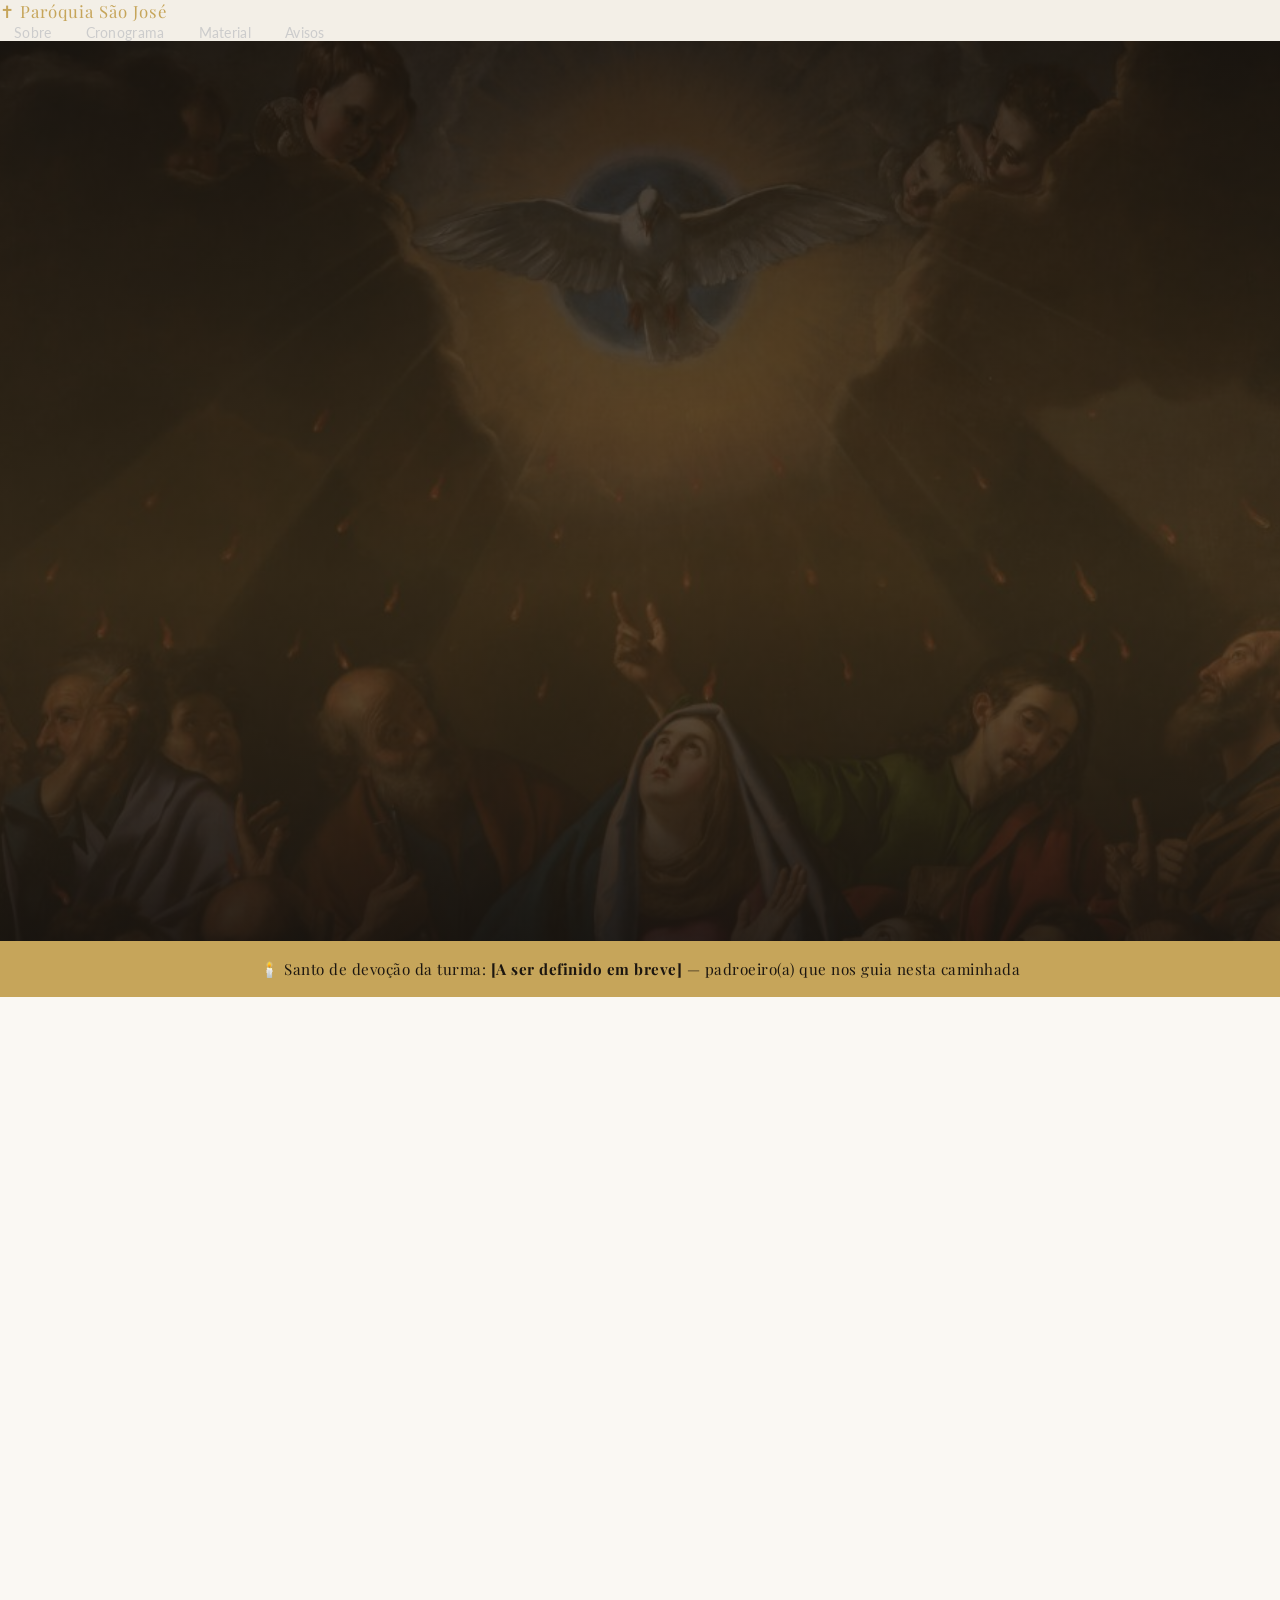
<file: src/pages/index.html>
<!DOCTYPE html>
<html lang="pt-BR">
<head>
  <meta charset="UTF-8" />
  <meta name="viewport" content="width=device-width, initial-scale=1.0"/>
  <title>Catequese — Adultos IC | Paróquia São José</title>

  <link rel="preconnect" href="https://fonts.googleapis.com" />
  <link rel="preconnect" href="https://fonts.gstatic.com" crossorigin />
  <link href="https://fonts.googleapis.com/css2?family=Playfair+Display:ital,wght@0,400;0,700;1,400&family=Lato:wght@300;400;700&display=swap" rel="stylesheet"/>

  <link rel="stylesheet" href="../assets/css/styles.css" />
  <script defer src="../assets/js/main.js"></script>
</head>

<body>
  <nav>
    <div class="nav-brand">✝ Paróquia São José</div>
    <ul class="nav-links">
      <li><a href="#sobre">Sobre</a></li>
      <li><a href="#cronograma">Cronograma</a></li>
      <li><a href="#material">Material</a></li>
      <li><a href="#avisos">Avisos</a></li>
    </ul>
  </nav>

  <section id="hero">
    <p class="hero-parish">Paróquia São José</p>
    <h1 class="hero-title">Catequese<br><span>Adultos IC</span></h1>
    <p class="hero-subtitle">Iniciação Cristã · 2026</p>

    <div class="hero-verse">
      <p>
        Veni, Creator Spiritus,<br>
        mentes tuorum visita,<br>
        imple superna gratia<br>
        quae tu creasti pectora.
      </p>
    </div>

    <p class="scroll-hint">↓ &nbsp; role para baixo</p>
  </section>

  <div id="santo">
    <p>🕯️ Santo de devoção da turma: <strong>[A ser definido em breve]</strong> — padroeiro(a) que nos guia nesta caminhada</p>
  </div>

  <section id="sobre">
    <div class="section-inner">
      <p class="section-label">Bem-vindos</p>
      <h2 class="section-title">O que é a Catequese?</h2>
      <div class="section-divider"></div>

      <p>
  A <strong>catequese</strong> é a missão da Igreja de formar cristãos maduros na fé, 
  transmitindo de modo fiel e orgânico a doutrina recebida dos Apóstolos, 
  conduzindo cada pessoa ao encontro verdadeiro com <strong>Jesus Cristo</strong>.
     </p>

<blockquote class="citacao">

  “No início do ser cristão não há uma decisão ética ou uma grande ideia, 
  mas o encontro com um acontecimento, com uma Pessoa.”

  <br>
  <span class="autor">— Papa Bento XVI</span>
</blockquote>

      <div class="sobre-cards">
        <div class="sobre-card">
          <div class="icon">📖</div>
          <h3>Estudo</h3>
          <p>Aprofundamento na Palavra de Deus e na Doutrina da Santa Mãe Igreja.</p>
        </div>

        <div class="sobre-card">
          <div class="icon">🙏</div>
          <h3>Oração</h3>
          <p>Momentos de oração comunitária, adoração e silêncio sagrado.</p>
        </div>

        <div class="sobre-card">
          <div class="icon">🕊️</div>
          <h3>Sacramentos</h3>
          <p>Preparação para o Batismo, Crisma e Primeira Eucaristia.</p>
        </div>

        <div class="sobre-card">
          <div class="icon">🤝</div>
          <h3>Comunidade</h3>
          <p>Construção de laços fraternos no amor de Cristo.</p>
        </div>
      </div>
    </div>
  </section>

  <section id="cronograma">
    <div class="section-inner">
      <p class="section-label">Agenda</p>
      <h2 class="section-title">Cronograma dos Encontros</h2>
      <div class="section-divider"></div>

      <div class="timeline">
        <div class="timeline-item">
          <div class="timeline-date">
            <div class="day">Mar</div>
            <div class="month">Mês</div>
          </div>
          <div class="timeline-info">
            <h3>1º Encontro — Apresentação</h3>
            <p>Local: Sala 204 · Horário: 20h</p>
            <span class="badge">04/03</span>
          </div>
        </div>

        <div class="timeline-item">
          <div class="timeline-date">
            <div class="day">--</div>
            <div class="month">Mês</div>
          </div>
          <div class="timeline-info">
            <h3>2º Encontro — [Tema a definir]</h3>
            <p>Local: [A definir] · Horário: [A definir]</p>
            <span class="badge">Em breve</span>
          </div>
        </div>

        <div class="timeline-item">
          <div class="timeline-date">
            <div class="day">--</div>
            <div class="month">Mês</div>
          </div>
          <div class="timeline-info">
            <h3>3º Encontro — [Tema a definir]</h3>
            <p>Local: [A definir] · Horário: [A definir]</p>
            <span class="badge">Em breve</span>
          </div>
        </div>

        <div class="timeline-item">
          <div class="timeline-date">
            <div class="day">--</div>
            <div class="month">Mês</div>
          </div>
          <div class="timeline-info">
            <h3>Celebração dos Sacramentos</h3>
            <p>Batismo, Crisma e Primeira Eucaristia — data a confirmar com o pároco</p>
            <span class="badge">✝ Grande Dia</span>
          </div>
        </div>
      </div>
    </div>
  </section>

  <section id="material">
    <div class="section-inner">
      <p class="section-label">Preparação</p>
      <h2 class="section-title">Material Necessário</h2>
      <div class="section-divider"></div>

      <div class="material-grid">
        <div class="material-item"><span class="icon">📓</span><span>Caderno ou bloco de notas</span></div>
        <div class="material-item"><span class="icon">✏️</span><span>Caneta ou lápis</span></div>
        <div class="material-item"><span class="icon">📖</span><span>Bíblia Católica</span></div>
      </div>
    </div>
  </section>

  <section id="avisos">
    <div class="section-inner">
      <p class="section-label">Informações</p>
      <h2 class="section-title">Avisos & Recados</h2>
      <div class="section-divider"></div>

      <div class="avisos-grid">
        <div class="aviso-card info">
          <p class="aviso-tag">📌 Aviso</p>
          <h3>Boas-vindas à turma!</h3>
          <p>Com grande alegria começamos a nossa catequese. Esse caminho tão bonito, na qual podemos conceber por meio de nosso intelecto e de nossa vontade à verdade revelada que é o próprio Senhor Jesus Cristo. Que alegria!</p>
          <p class="aviso-date">Pedro </p>
        </div>

        <div class="aviso-card">
          <p class="aviso-tag">📅 Lembrete</p>
          <h3>Quartas - 20h às 22h</h3>
          <p>O cronograma completo dos encontros será divulgado em breve. Fique atento(a) às atualizações nesta página.</p>
          <p class="aviso-date">Em breve</p>
        </div>

        <div class="aviso-card">
          <p class="aviso-tag">🕯️ Santo da Turma</p>
          <h3>Escolha em andamento</h3>
          <p>O(a) santo(a) de devoção será anunciado(a) em breve. Ele(a) será nossa referência e intercessor(a) ao longo de toda a jornada.</p>
          <p class="aviso-date">Aguardem!</p>
        </div>
      </div>
    </div>
  </section>

  <footer>
    <div class="footer-inner">
      <div class="footer-icon">✝️</div>
      <h3>Catequese — Adultos IC</h3>
      <p>Paróquia São José<br>Iniciação Cristã de Adultos · 2025</p>
      <div class="footer-divider"></div>
      <p><em>"Veni, Creator Spiritus, mentes tuorum visita..."</em></p>
      <p class="credits">Santo de devoção: [A definir] · Catequista responsável: [A definir]</p>
    </div>
  </footer>
</body>
</html>
</file>
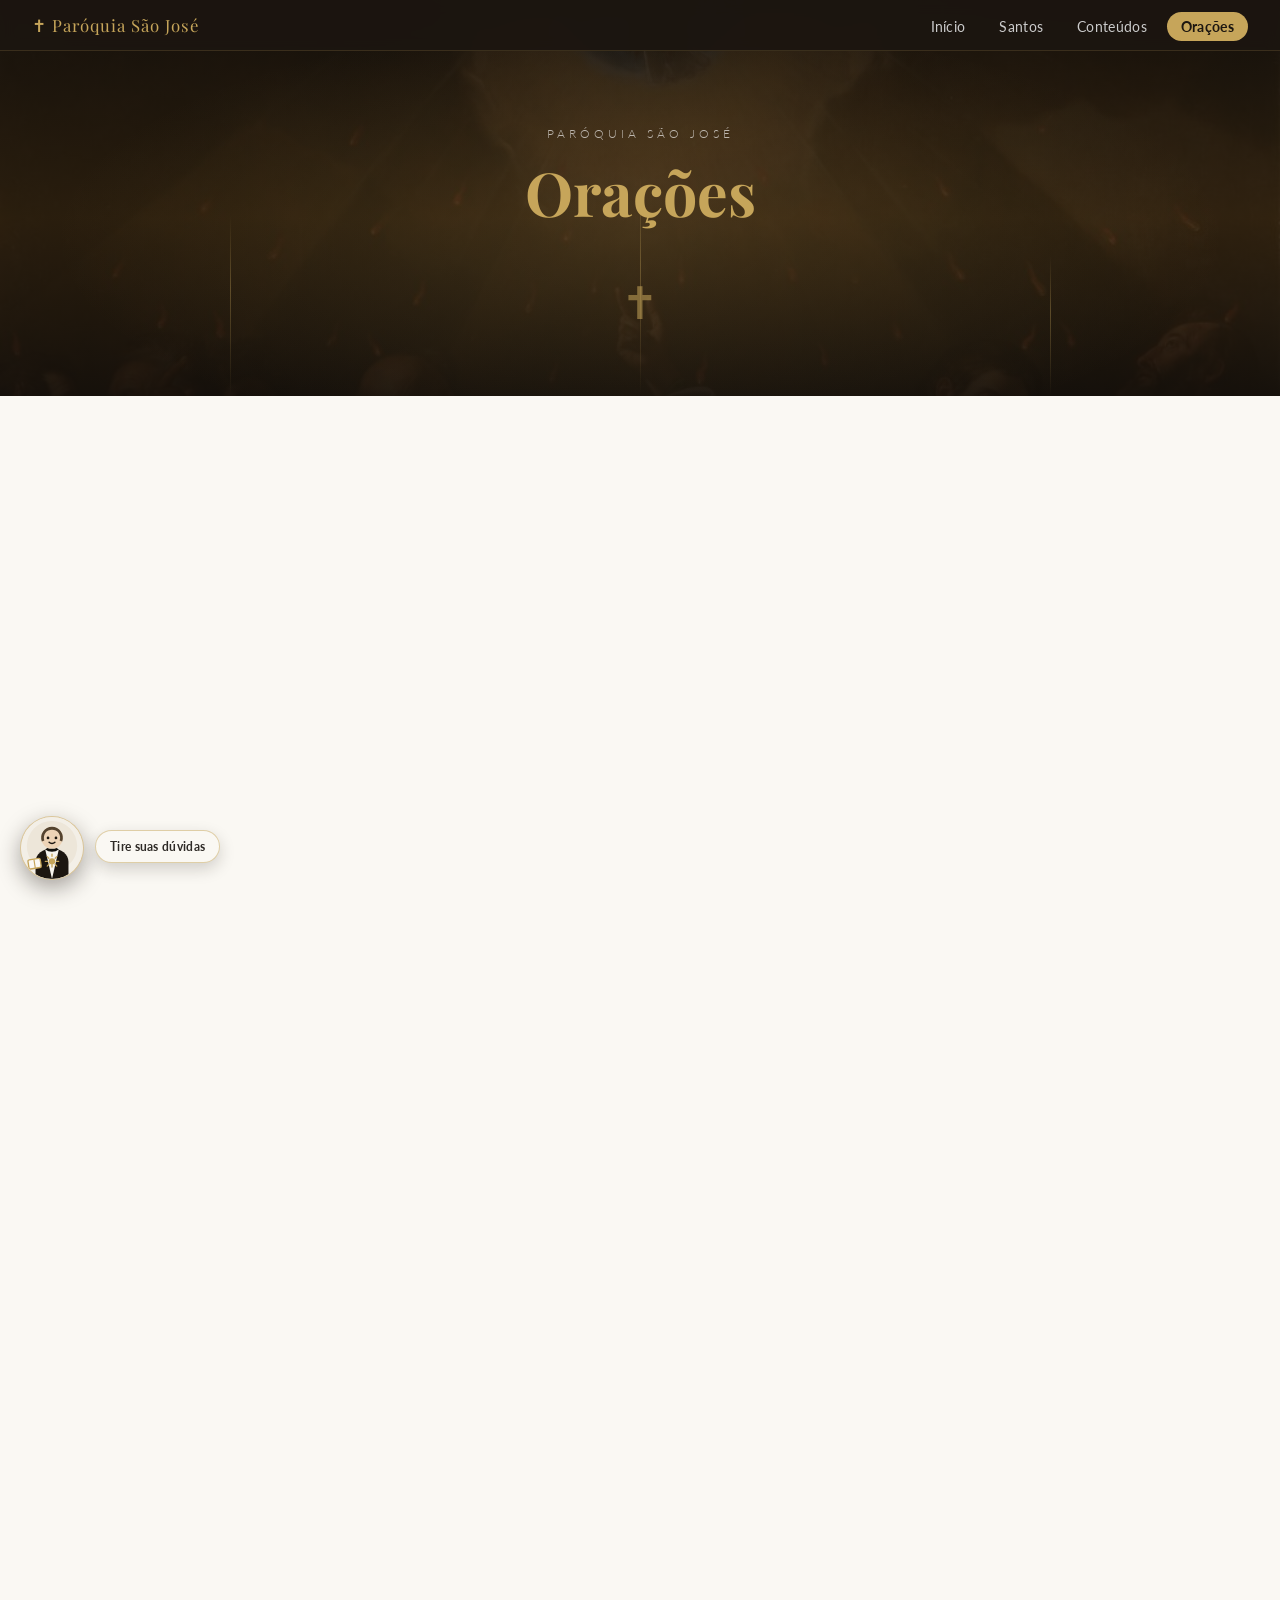
<file: oracoes.html>
<!DOCTYPE html>
<html lang="pt-BR">

<head>
  <meta charset="UTF-8" />
  <meta name="viewport" content="width=device-width, initial-scale=1.0" />
  <title>Orações — Catequese Adultos IC | Paróquia São José</title>

  <link rel="preconnect" href="https://fonts.googleapis.com" />
  <link rel="preconnect" href="https://fonts.gstatic.com" crossorigin />
  <link
    href="https://fonts.googleapis.com/css2?family=Playfair+Display:ital,wght@0,400;0,700;1,400&family=Lato:wght@300;400;700&family=IM+Fell+English:ital@0;1&display=swap"
    rel="stylesheet" />

  <!-- PWA -->
  <meta name="theme-color" content="#C6A55A">
  <meta name="mobile-web-app-capable" content="yes">
  <meta name="apple-mobile-web-app-capable" content="yes">
  <meta name="apple-mobile-web-app-status-bar-style" content="black-translucent">
  <meta name="apple-mobile-web-app-title" content="IC 2026">
  <link rel="manifest" href="/manifest.json">
  <link rel="icon" type="image/svg+xml" href="/src/assets/img/icons/icon.svg?v=7">
  <link rel="apple-touch-icon" href="/src/assets/img/icons/icon-192.png?v=7">

  <link rel="stylesheet" href="src/assets/css/styles.css?v=13">
  <link rel="stylesheet" href="/src/assets/css/app.css?v=13">
  <link rel="stylesheet" href="/src/assets/css/aquino.css?v=13">
  <style>
    /* ── PAGE HERO ── */
    .page-hero {
      min-height: 44vh;
      background-image:
        linear-gradient(180deg, rgba(20, 15, 10, .92) 0%, rgba(45, 30, 12, .82) 55%, rgba(20, 15, 10, .95) 100%),
        url("src/assets/img/fundo.jpg");
      background-size: cover;
      background-position: center;
      display: flex;
      flex-direction: column;
      align-items: center;
      justify-content: center;
      text-align: center;
      padding: 120px 24px 60px;
      position: relative;
      overflow: hidden;
    }

    .page-hero::before {
      content: '';
      position: absolute;
      inset: 0;
      background: radial-gradient(ellipse at 50% 60%, rgba(198, 165, 90, .13) 0%, transparent 65%);
    }

    /* Velas decorativas no hero */
    .hero-candle {
      position: absolute;
      bottom: 0;
      width: 1px;
      background: linear-gradient(to top, rgba(198, 165, 90, .0), rgba(198, 165, 90, .35) 60%, rgba(198, 165, 90, .0));
      animation: flicker 3s ease-in-out infinite;
    }

    .hero-candle:nth-child(1) {
      left: 18%;
      height: 180px;
      animation-delay: 0s;
    }

    .hero-candle:nth-child(2) {
      left: 82%;
      height: 140px;
      animation-delay: 1.2s;
    }

    .hero-candle:nth-child(3) {
      left: 50%;
      height: 220px;
      animation-delay: 0.6s;
    }

    @keyframes flicker {

      0%,
      100% {
        opacity: .6;
        transform: scaleX(1);
      }

      50% {
        opacity: 1;
        transform: scaleX(1.5);
      }
    }

    .page-hero .hero-parish {
      position: relative;
      z-index: 1;
      font-weight: 300;
      color: rgba(255, 255, 255, .65);
      letter-spacing: 4px;
      text-transform: uppercase;
      font-size: .78rem;
      margin-bottom: 18px;
    }

    .page-hero .hero-title {
      position: relative;
      z-index: 1;
      font-family: 'Playfair Display', serif;
      color: #fff;
      font-size: clamp(2.2rem, 5.5vw, 3.8rem);
      line-height: 1.1;
      margin-bottom: 12px;
    }

    .page-hero .hero-title span {
      color: var(--gold);
    }

    .page-hero .hero-subtitle {
      position: relative;
      z-index: 1;
      color: rgba(255, 255, 255, .45);
      font-size: .82rem;
      letter-spacing: 3px;
      text-transform: uppercase;
      margin-bottom: 28px;
    }

    .hero-cross {
      position: relative;
      z-index: 1;
      color: rgba(198, 165, 90, .55);
      font-size: 2.8rem;
      margin-top: 10px;
      animation: pulse-gold 4s ease-in-out infinite;
    }

    @keyframes pulse-gold {

      0%,
      100% {
        opacity: .5;
      }

      50% {
        opacity: 1;
        color: rgba(198, 165, 90, .9);
      }
    }

    /* ── MAIN AREA ── */
    #oracoes-lista {
      background: var(--white-soft);
      padding: 72px 24px 96px;
    }

    .oracoes-header {
      max-width: 820px;
      margin: 0 auto 60px;
    }

    /* ── PRAYER CARD ── */
    .prayer-card {
      max-width: 820px;
      margin: 0 auto 52px;
      background: #fff;
      border-radius: 18px;
      overflow: hidden;
      box-shadow: 0 8px 36px rgba(0, 0, 0, .08);
      border: 1px solid rgba(198, 165, 90, .16);
      transition: box-shadow .25s, transform .25s;
    }

    .prayer-card:hover {
      box-shadow: 0 20px 56px rgba(0, 0, 0, .13);
      transform: translateY(-3px);
    }

    /* ── CARD HEADER ── */
    .prayer-header {
      width: 100%;
      border: 0;
      text-align: left;
      font: inherit;
      display: flex;
      align-items: center;
      gap: 20px;
      padding: 26px 36px;
      background: var(--dark);
      border-bottom: 3px solid var(--gold);
      cursor: pointer;
      user-select: none;
      position: relative;
      transition: background .2s;
    }

    .prayer-header:focus-visible, .lang-btn:focus-visible, .oracao-tab:focus-visible {
      outline: 3px solid var(--gold);
      outline-offset: -3px;
    }

    .prayer-header:hover {
      background: #231c14;
    }

    .prayer-num {
      min-width: 48px;
      height: 48px;
      border-radius: 50%;
      border: 2px solid rgba(198, 165, 90, .55);
      display: flex;
      align-items: center;
      justify-content: center;
      font-family: 'Playfair Display', serif;
      font-size: 1.15rem;
      color: var(--gold);
      font-weight: 700;
      flex-shrink: 0;
    }

    .prayer-header-info {
      flex: 1;
    }

    .prayer-title {
      display: block;
      font-family: 'Playfair Display', serif;
      color: #fff;
      font-size: 1.18rem;
      margin-bottom: 3px;
    }

    .prayer-subtitle {
      display: block;
      font-size: .72rem;
      color: rgba(255, 255, 255, .4);
      letter-spacing: 1.5px;
      text-transform: uppercase;
    }

    .prayer-chevron {
      color: var(--gold);
      font-size: 1.1rem;
      transition: transform .35s cubic-bezier(.4, 0, .2, 1);
      flex-shrink: 0;
      opacity: .7;
    }

    .prayer-card.open .prayer-chevron {
      transform: rotate(180deg);
    }

    /* ── CARD BODY ── */
    .prayer-body {
      display: none;
    }

    .prayer-card.open .prayer-body {
      display: block;
    }

    /* ── LANG TOGGLE ── */
    .lang-toggle {
      display: flex;
      align-items: center;
      justify-content: flex-end;
      gap: 8px;
      padding: 18px 36px 0;
    }

    .lang-btn {
      font-size: .7rem;
      font-weight: 700;
      letter-spacing: 1.5px;
      text-transform: uppercase;
      padding: 5px 16px;
      border-radius: 20px;
      border: 1.5px solid rgba(198, 165, 90, .4);
      background: transparent;
      color: var(--text-soft);
      cursor: pointer;
      transition: all .18s;
    }

    .lang-btn.active {
      background: var(--gold);
      border-color: var(--gold);
      color: var(--dark);
    }

    .lang-btn:hover:not(.active) {
      border-color: var(--gold);
      color: var(--gold);
    }

    /* ── PRAYER TEXT ── */
    .prayer-text {
      padding: 28px 36px 36px;
    }

    .prayer-version {
      display: none;
    }

    .prayer-version.visible {
      display: block;
    }

    /* Versão portuguesa */
    .prayer-version.pt .strophe {
      margin-bottom: 18px;
    }

    .prayer-version.pt .strophe p {
      font-family: 'Playfair Display', serif;
      font-size: 1.05rem;
      color: var(--text);
      line-height: 1.9;
    }

    .prayer-version.pt .strophe p.response {
      color: var(--gold);
      font-weight: 700;
      padding-left: 20px;
      border-left: 2px solid var(--gold);
    }

    /* Versão latina */
    .prayer-version.la .strophe {
      margin-bottom: 18px;
    }

    .prayer-version.la .strophe p {
      font-family: 'IM Fell English', serif;
      font-style: italic;
      font-size: 1.07rem;
      color: var(--text);
      line-height: 2;
      letter-spacing: .3px;
    }

    .prayer-version.la .strophe p.response {
      color: var(--gold);
      font-style: normal;
      font-weight: 700;
      padding-left: 20px;
      border-left: 2px solid var(--gold);
    }

    /* Latin label */
    .latin-badge {
      display: inline-block;
      font-size: .65rem;
      font-weight: 700;
      letter-spacing: 1.5px;
      text-transform: uppercase;
      color: var(--gold);
      border: 1px solid rgba(198, 165, 90, .4);
      padding: 3px 10px;
      border-radius: 12px;
      margin-bottom: 20px;
    }

    /* Divider between strophes */
    .strophe-divider {
      width: 28px;
      height: 1px;
      background: rgba(198, 165, 90, .35);
      margin: 0 auto 18px;
    }

    /* Incipit label */
    .prayer-incipit {
      font-size: .7rem;
      letter-spacing: 2px;
      text-transform: uppercase;
      color: var(--gold);
      font-weight: 700;
      margin-bottom: 16px;
    }

    /* ── NOTA LITÚRGICA ── */
    .prayer-note {
      margin: 0 36px 28px;
      padding: 14px 18px;
      background: rgba(198, 165, 90, .07);
      border-left: 3px solid rgba(198, 165, 90, .5);
      border-radius: 0 10px 10px 0;
    }

    .prayer-note p {
      font-size: .82rem;
      color: var(--text-soft);
      line-height: 1.7;
    }

    .prayer-note strong {
      color: var(--text);
    }

    /* ── ORNAMENTAL DIVIDER ── */
    .ornament {
      text-align: center;
      color: rgba(198, 165, 90, .4);
      font-size: 1.1rem;
      letter-spacing: 8px;
      margin: 8px 0 28px;
      user-select: none;
    }

    /* ── RESPONSIVE ── */
    @media (max-width: 640px) {
      .prayer-header {
        padding: 20px 22px;
        gap: 14px;
      }

      .prayer-text {
        padding: 22px 22px 28px;
      }

      .lang-toggle {
        padding: 16px 22px 0;
      }

      .prayer-note {
        margin: 0 22px 22px;
      }

      .prayer-version.pt .strophe p,
      .prayer-version.la .strophe p {
        font-size: .97rem;
      }
    }
  </style>
</head>

<body>

  <!-- ═══ NAV ═══ -->
  <nav class="site-nav" aria-label="Navegação principal">
    <a href="index.html" class="nav-brand">✝ Paróquia São José</a>
    <ul class="nav-links" id="nav-links">
      <li><a href="index.html">Início</a></li>
      <li><a href="santos.html">Santos</a></li>
      <li><a href="conteudos.html">Conteúdos</a></li>
      <li><a href="oracoes.html">Orações</a></li>
    </ul>
    <button class="nav-toggle" id="nav-toggle" aria-label="Abrir menu">
      <span></span><span></span><span></span>
    </button>
  </nav>
  <div class="nav-overlay" id="nav-overlay"></div>

  <!-- ═══ HERO ═══ -->
  <div class="page-hero">
    <div class="hero-candle"></div>
    <div class="hero-candle"></div>
    <div class="hero-candle"></div>
    <p class="hero-parish">Paróquia São José</p>
    <h1 class="hero-title"><span>Orações</span></h1>
    <p class="hero-subtitle"></p>
    <div class="hero-cross">✝</div>
  </div>

  <!-- ═══ ORAÇÕES ═══ -->
  <section id="oracoes-lista">

    <div class="oracoes-header section-inner">
      <p class="section-label">Orações</p>
      <div class="section-divider"></div>
      <p style="color:var(--text-light); line-height:1.85; max-width:620px;">
        Reunimos aqui as principais orações da vida católica, para nossos encontros e para a oração de cada dia.
        Cada uma pode ser rezada em <strong>português</strong> ou em <strong>latim</strong>,
        língua milenar da Igreja.
        Deslize os atalhos para os lados e toque na oração desejada. Você também pode abrir os cartões abaixo.
      </p>
    </div>

    <!-- ═══ ABAS DE ACESSO RÁPIDO ═══ -->
    <nav class="oracao-tabs" aria-label="Acesso rápido às orações">
      <a href="#prayer-1" class="oracao-tab" data-target="1">
        <span class="oracao-tab__num">I</span>
        <span class="oracao-tab__label">Espírito<br>Santo</span>
      </a>
      <a href="#prayer-2" class="oracao-tab" data-target="2">
        <span class="oracao-tab__num">II</span>
        <span class="oracao-tab__label">Pai<br>Nosso</span>
      </a>
      <a href="#prayer-3" class="oracao-tab" data-target="3">
        <span class="oracao-tab__num">III</span>
        <span class="oracao-tab__label">Ave<br>Maria</span>
      </a>
      <a href="#prayer-4" class="oracao-tab" data-target="4">
        <span class="oracao-tab__num">IV</span>
        <span class="oracao-tab__label">Inspirai,<br>Senhor</span>
      </a>
      <a href="#prayer-5" class="oracao-tab" data-target="5">
        <span class="oracao-tab__num">V</span>
        <span class="oracao-tab__label">Salve<br>Rainha</span>
      </a>
      <a href="#prayer-6" class="oracao-tab" data-target="6">
        <span class="oracao-tab__num">VI</span>
        <span class="oracao-tab__label">Credo</span>
      </a>
      <a href="#prayer-7" class="oracao-tab" data-target="7">
        <span class="oracao-tab__num">VII</span>
        <span class="oracao-tab__label">Santo<br>Anjo</span>
      </a>
      <a href="#prayer-8" class="oracao-tab" data-target="8">
        <span class="oracao-tab__num">VIII</span>
        <span class="oracao-tab__label">Sinal da<br>Cruz</span>
      </a>
      <a href="#prayer-9" class="oracao-tab" data-target="9">
        <span class="oracao-tab__num">IX</span>
        <span class="oracao-tab__label">Glória<br>ao Pai</span>
      </a>
      <a href="#prayer-10" class="oracao-tab" data-target="10">
        <span class="oracao-tab__num">X</span>
        <span class="oracao-tab__label">Ato de<br>Contrição</span>
      </a>
      <a href="#prayer-11" class="oracao-tab" data-target="11">
        <span class="oracao-tab__num">XI</span>
        <span class="oracao-tab__label">Angelus</span>
      </a>
      <a href="#prayer-12" class="oracao-tab" data-target="12">
        <span class="oracao-tab__num">XII</span>
        <span class="oracao-tab__label">Rainha<br>do Céu</span>
      </a>
      <a href="#prayer-13" class="oracao-tab" data-target="13">
        <span class="oracao-tab__num">XIII</span>
        <span class="oracao-tab__label">Lembrai-<br>vos</span>
      </a>
      <a href="#prayer-14" class="oracao-tab" data-target="14">
        <span class="oracao-tab__num">XIV</span>
        <span class="oracao-tab__label">São Miguel<br>Arcanjo</span>
      </a>
      <a href="#prayer-15" class="oracao-tab" data-target="15">
        <span class="oracao-tab__num">XV</span>
        <span class="oracao-tab__label">Alma de<br>Cristo</span>
      </a>
      <a href="#prayer-16" class="oracao-tab" data-target="16">
        <span class="oracao-tab__num">XVI</span>
        <span class="oracao-tab__label">Eterno<br>Descanso</span>
      </a>
    </nav>

    <!-- ════════════════════════════════════════
         1. VINDE ESPÍRITO SANTO
    ═══════════════════════════════════════════ -->
    <div class="prayer-card" data-prayer="1" id="prayer-1">
      <button type="button" class="prayer-header" onclick="togglePrayer(this)" aria-expanded="false" aria-controls="prayer-1-body">
        <span class="prayer-num">I</span>
        <span class="prayer-header-info">
          <span class="prayer-title" role="heading" aria-level="3">Vinde, Espírito Santo</span>
          <span class="prayer-subtitle">Sequência de Pentecostes · Veni Sancte Spiritus</span>
        </span>
        <span class="prayer-chevron">▾</span>
      </button>

      <div class="prayer-body" id="prayer-1-body">

        <div class="lang-toggle">
          <button class="lang-btn active" onclick="setLang(this, 'pt', 1)">Português</button>
          <button class="lang-btn" onclick="setLang(this, 'la', 1)">Latim</button>
        </div>

        <div class="prayer-text">

          <!-- PORTUGUÊS -->
          <div class="prayer-version pt visible" id="prayer-1-pt">
            <p class="prayer-incipit">Em Português</p>

            <div class="strophe">
              <p>Vinde, Espírito Santo,</p>
              <p>enchei os corações dos vossos fiéis</p>
              <p>e acendei neles o fogo do vosso amor.</p>
            </div>

            <div class="strophe-divider"></div>

            <div class="strophe">
              <p>Enviai o vosso Espírito</p>
              <p>e tudo será criado,</p>
              <p>e renovareis a face da terra.</p>
            </div>

            <div class="strophe-divider"></div>

            <div class="strophe">
              <p><strong>Oremos: </strong></p>
              <p>Ó Deus, que instruístes os corações dos vossos fiéis</p>
              <p>com a luz do Espírito Santo,</p>
            </div>

            <div class="strophe-divider"></div>

            <div class="strophe">
              <p>fazei que apreciemos retamente todas as coisas</p>
              <p>segundo o mesmo Espírito</p>
              <p>e gozemos sempre da sua consolação.</p>
            </div>

            <div class="strophe-divider"></div>

            <div class="strophe">
              <p>Por Cristo, Senhor nosso.</p>
              <p>Amém.</p>
            </div>

            <div class="ornament">✦ &nbsp; ✦ &nbsp; ✦</div>
          </div>

          <!-- LATIM -->
          <div class="prayer-version la" id="prayer-1-la" lang="la">
            <span class="latin-badge">✦ Lingua Latina ✦</span>
            <div class="strophe">
              <p>Veni, Sancte Spiritus,</p>
              <p>et emitte caelitus</p>
              <p>lucis tuae radium.</p>
            </div>
            <div class="strophe-divider"></div>
            <div class="strophe">
              <p>Veni, pater pauperum,</p>
              <p>veni, dator munerum,</p>
              <p>veni, lumen cordium.</p>
            </div>
            <div class="strophe-divider"></div>
            <div class="strophe">
              <p>Consolator optime,</p>
              <p>dulcis hospes animae,</p>
              <p>dulce refrigerium.</p>
            </div>
            <div class="strophe-divider"></div>
            <div class="strophe">
              <p>In labore requies,</p>
              <p>in aestu temperies,</p>
              <p>in fletu solatium.</p>
            </div>
            <div class="strophe-divider"></div>
            <div class="strophe">
              <p>O lux beatissima,</p>
              <p>reple cordis intima</p>
              <p>tuorum fidelium.</p>
            </div>
            <div class="strophe-divider"></div>
            <div class="strophe">
              <p>Sine tuo numine,</p>
              <p>nihil est in homine,</p>
              <p>nihil est innoxium.</p>
            </div>
            <div class="strophe-divider"></div>
            <div class="strophe">
              <p>Lava quod est sordidum,</p>
              <p>riga quod est aridum,</p>
              <p>sana quod est saucium.</p>
            </div>
            <div class="strophe-divider"></div>
            <div class="strophe">
              <p>Flecte quod est rigidum,</p>
              <p>fove quod est frigidum,</p>
              <p>rege quod est devium.</p>
            </div>
            <div class="strophe-divider"></div>
            <div class="strophe">
              <p>Da tuis fidelibus,</p>
              <p>in te confidentibus,</p>
              <p>sacrum septenarium.</p>
            </div>
            <div class="strophe-divider"></div>
            <div class="strophe">
              <p>Da virtutis meritum,</p>
              <p>da salutis exitum,</p>
              <p>da perenne gaudium.</p>
            </div>
            <div class="ornament">✦ &nbsp; ✦ &nbsp; ✦</div>
          </div>

        </div>

        <div class="prayer-note">
          <p><strong>Nota:</strong> A <em>Sequentia</em> <em>Veni Sancte Spiritus</em> é atribuída ao Papa Inocêncio III
            (séc. XIII) e cantada solenemente na Missa de Pentecostes. É uma das mais belas sequências da liturgia
            latina.</p>
        </div>

      </div>
    </div>
    <!-- FIM 1 -->


    <!-- ════════════════════════════════════════
         2. PAI NOSSO
    ═══════════════════════════════════════════ -->
    <div class="prayer-card" data-prayer="2" id="prayer-2">
      <button type="button" class="prayer-header" onclick="togglePrayer(this)" aria-expanded="false" aria-controls="prayer-2-body">
        <span class="prayer-num">II</span>
        <span class="prayer-header-info">
          <span class="prayer-title" role="heading" aria-level="3">Pai Nosso</span>
          <span class="prayer-subtitle">Oração dominical · Pater Noster</span>
        </span>
        <span class="prayer-chevron">▾</span>
      </button>

      <div class="prayer-body" id="prayer-2-body">

        <div class="lang-toggle">
          <button class="lang-btn active" onclick="setLang(this, 'pt', 2)">Português</button>
          <button class="lang-btn" onclick="setLang(this, 'la', 2)">Latim</button>
        </div>

        <div class="prayer-text">

          <!-- PORTUGUÊS -->
          <div class="prayer-version pt visible" id="prayer-2-pt">
            <p class="prayer-incipit">Em Português</p>
            <div class="strophe">
              <p>Pai nosso que estais nos céus,</p>
              <p>santificado seja o vosso nome,</p>
              <p>venha a nós o vosso reino,</p>
              <p>seja feita a vossa vontade,</p>
              <p>assim na terra como no céu.</p>
            </div>
            <div class="strophe-divider"></div>
            <div class="strophe">
              <p>O pão nosso de cada dia nos dai hoje,</p>
              <p>perdoai-nos as nossas ofensas,</p>
              <p>assim como nós perdoamos</p>
              <p>a quem nos tem ofendido.</p>
            </div>
            <div class="strophe-divider"></div>
            <div class="strophe">
              <p>E não nos deixeis cair em tentação,</p>
              <p>mas livrai-nos do mal.</p>
            </div>
            <div class="ornament">✦ &nbsp; ✦ &nbsp; ✦</div>
          </div>

          <!-- LATIM -->
          <div class="prayer-version la" id="prayer-2-la" lang="la">
            <span class="latin-badge">✦ Lingua Latina ✦</span>
            <div class="strophe">
              <p>Pater noster, qui es in caelis,</p>
              <p>sanctificetur nomen tuum,</p>
              <p>adveniat regnum tuum,</p>
              <p>fiat voluntas tua,</p>
              <p>sicut in caelo, et in terra.</p>
            </div>
            <div class="strophe-divider"></div>
            <div class="strophe">
              <p>Panem nostrum cotidianum da nobis hodie,</p>
              <p>et dimitte nobis debita nostra,</p>
              <p>sicut et nos dimittimus</p>
              <p>debitoribus nostris.</p>
            </div>
            <div class="strophe-divider"></div>
            <div class="strophe">
              <p>Et ne nos inducas in tentationem,</p>
              <p>sed libera nos a malo.</p>
            </div>
            <div class="strophe">
              <p>Amen.</p>
            </div>
            <div class="ornament">✦ &nbsp; ✦ &nbsp; ✦</div>
          </div>

        </div>

        <div class="prayer-note">
          <p><strong>Nota:</strong> O <em>Pater Noster</em> foi ensinado pelo próprio Senhor Jesus Cristo (cf. Mt
            6,9-13; Lc 11,2-4) e é chamado de <em>"resumo de todo o Evangelho"</em> por Tertuliano. É a oração
            fundamental da fé cristã.</p>
        </div>

      </div>
    </div>
    <!-- FIM 2 -->


    <!-- ════════════════════════════════════════
         3. AVE MARIA
    ═══════════════════════════════════════════ -->
    <div class="prayer-card" data-prayer="3" id="prayer-3">
      <button type="button" class="prayer-header" onclick="togglePrayer(this)" aria-expanded="false" aria-controls="prayer-3-body">
        <span class="prayer-num">III</span>
        <span class="prayer-header-info">
          <span class="prayer-title" role="heading" aria-level="3">Ave Maria</span>
          <span class="prayer-subtitle">Saudação angelical · Ave Maria</span>
        </span>
        <span class="prayer-chevron">▾</span>
      </button>

      <div class="prayer-body" id="prayer-3-body">

        <div class="lang-toggle">
          <button class="lang-btn active" onclick="setLang(this, 'pt', 3)">Português</button>
          <button class="lang-btn" onclick="setLang(this, 'la', 3)">Latim</button>
        </div>

        <div class="prayer-text">

          <!-- PORTUGUÊS -->
          <div class="prayer-version pt visible" id="prayer-3-pt">
            <p class="prayer-incipit">Em Português</p>
            <div class="strophe">
              <p>Ave Maria, cheia de graça,</p>
              <p>o Senhor é convosco,</p>
              <p>bendita sois vós entre as mulheres,</p>
              <p>e bendito é o fruto do vosso ventre, Jesus.</p>
            </div>
            <div class="strophe-divider"></div>
            <div class="strophe">
              <p>Santa Maria, Mãe de Deus,</p>
              <p>rogai por nós, pecadores,</p>
              <p>agora e na hora da nossa morte.</p>
            </div>
            <div class="strophe">
              <p>Amém.</p>
            </div>
            <div class="ornament">✦ &nbsp; ✦ &nbsp; ✦</div>
          </div>

          <!-- LATIM -->
          <div class="prayer-version la" id="prayer-3-la" lang="la">
            <span class="latin-badge">✦ Lingua Latina ✦</span>
            <div class="strophe">
              <p>Ave Maria, gratia plena,</p>
              <p>Dominus tecum,</p>
              <p>benedicta tu in mulieribus,</p>
              <p>et benedictus fructus ventris tui, Iesus.</p>
            </div>
            <div class="strophe-divider"></div>
            <div class="strophe">
              <p>Sancta Maria, Mater Dei,</p>
              <p>ora pro nobis peccatoribus,</p>
              <p>nunc et in hora mortis nostrae.</p>
            </div>
            <div class="strophe">
              <p>Amen.</p>
            </div>
            <div class="ornament">✦ &nbsp; ✦ &nbsp; ✦</div>
          </div>

        </div>

        <div class="prayer-note">
          <p><strong>Nota:</strong> A <em>Ave Maria</em> é composta pela saudação do anjo Gabriel (Lc 1,28), pela
            aclamação de Isabel (Lc 1,42) e pela súplica eclesial acrescentada gradualmente pela Tradição. Está no
            coração do Rosário.</p>
        </div>

      </div>
    </div>
    <!-- FIM 3 -->


    <!-- ════════════════════════════════════════
         4. INSPIRAI SENHOR AS NOSSAS AÇÕES
    ═══════════════════════════════════════════ -->
    <div class="prayer-card" data-prayer="4" id="prayer-4">
      <button type="button" class="prayer-header" onclick="togglePrayer(this)" aria-expanded="false" aria-controls="prayer-4-body">
        <span class="prayer-num">IV</span>
        <span class="prayer-header-info">
          <span class="prayer-title" role="heading" aria-level="3">Inspirai, Senhor, as nossas ações</span>
          <span class="prayer-subtitle">Oração de abertura · Actiones nostras</span>
        </span>
        <span class="prayer-chevron">▾</span>
      </button>

      <div class="prayer-body" id="prayer-4-body">

        <div class="lang-toggle">
          <button class="lang-btn active" onclick="setLang(this, 'pt', 4)">Português</button>
          <button class="lang-btn" onclick="setLang(this, 'la', 4)">Latim</button>
        </div>

        <div class="prayer-text">

          <!-- PORTUGUÊS -->
          <div class="prayer-version pt visible" id="prayer-4-pt">
            <p class="prayer-incipit">Em Português</p>
            <div class="strophe">
              <p>Inspirai, ó Senhor, as nossas ações</p>
              <p>e ajudai-nos a realizá-las,</p>
              <p>para que em vós comece</p>
              <p>e para vós termine</p>
              <p>tudo aquilo que fizermos.</p>
              <p>Por Cristo, Senhor nosso.</p>
            </div>
            <div class="strophe">
              <p>Amém.</p>
            </div>
            <div class="ornament">✦ &nbsp; ✦ &nbsp; ✦</div>
          </div>

          <!-- LATIM -->
          <div class="prayer-version la" id="prayer-4-la" lang="la">
            <span class="latin-badge">✦ Lingua Latina ✦</span>
            <div class="strophe">
              <p>Actiones nostras, quaesumus Domine,</p>
              <p>aspirando praeveni</p>
              <p>et adiuvando prosequere,</p>
              <p>ut cuncta nostra oratio et operatio</p>
              <p>a te semper incipiat</p>
              <p>et per te coepta finiatur.</p>
            </div>
            <div class="strophe">
              <p>Per Christum Dominum nostrum.</p>
              <p>Amen.</p>
            </div>
            <div class="ornament">✦ &nbsp; ✦ &nbsp; ✦</div>
          </div>

        </div>

        <div class="prayer-note">
          <p><strong>Nota:</strong> A <em>Actiones nostras</em> é uma antiga coleta do Missale Romanum, recitada como
            oração de abertura antes de atividades importantes. Expressa a dependência total de Deus em toda ação humana
            — do início ao fim.</p>
        </div>

      </div>
    </div>
    <!-- FIM 4 -->

    <!-- 5. SALVE RAINHA -->
    <div class="prayer-card" data-prayer="5" id="prayer-5">
      <button type="button" class="prayer-header" onclick="togglePrayer(this)" aria-expanded="false" aria-controls="prayer-5-body">
        <span class="prayer-num">V</span>
        <span class="prayer-header-info">
          <span class="prayer-title" role="heading" aria-level="3">Salve Rainha</span>
          <span class="prayer-subtitle">Antífona mariana · Salve Regina</span>
        </span>
        <span class="prayer-chevron" aria-hidden="true">▾</span>
      </button>
      <div class="prayer-body" id="prayer-5-body">
        <div class="lang-toggle">
          <button class="lang-btn active" onclick="setLang(this, 'pt', 5)" aria-pressed="true">Português</button>
          <button class="lang-btn" onclick="setLang(this, 'la', 5)" aria-pressed="false">Latim</button>
        </div>
        <div class="prayer-text">
          <div class="prayer-version pt visible" id="prayer-5-pt" lang="pt-BR">
            <p class="prayer-incipit">Em Português</p>
            <div class="strophe">
              <p>Salve, Rainha, Mãe de misericórdia,</p>
              <p>vida, doçura e esperança nossa, salve!</p>
              <p>A vós bradamos, os degredados filhos de Eva.</p>
              <p>A vós suspiramos, gemendo e chorando</p>
              <p>neste vale de lágrimas.</p>
            </div>
            <div class="strophe-divider"></div>
            <div class="strophe">
              <p>Eia, pois, advogada nossa,</p>
              <p>esses vossos olhos misericordiosos a nós volvei.</p>
              <p>E, depois deste desterro, mostrai-nos Jesus,</p>
              <p>bendito fruto do vosso ventre.</p>
              <p>Ó clemente, ó piedosa, ó doce sempre Virgem Maria.</p>
            </div>
            <div class="strophe-divider"></div>
            <div class="strophe">
              <p>V. Rogai por nós, Santa Mãe de Deus.</p>
              <p class="response">R. Para que sejamos dignos das promessas de Cristo.</p>
              <p>Amém.</p>
            </div>
            <div class="ornament" aria-hidden="true">✦ &nbsp; ✦ &nbsp; ✦</div>
          </div>
          <div class="prayer-version la" id="prayer-5-la" lang="la">
            <span class="latin-badge">✦ Lingua Latina ✦</span>
            <div class="strophe">
              <p>Salve, Regina, Mater misericordiae,</p>
              <p>vita, dulcedo et spes nostra, salve.</p>
              <p>Ad te clamamus, exsules filii Evae.</p>
              <p>Ad te suspiramus, gementes et flentes</p>
              <p>in hac lacrimarum valle.</p>
            </div>
            <div class="strophe-divider"></div>
            <div class="strophe">
              <p>Eia ergo, advocata nostra,</p>
              <p>illos tuos misericordes oculos ad nos converte.</p>
              <p>Et Iesum, benedictum fructum ventris tui,</p>
              <p>nobis post hoc exsilium ostende.</p>
              <p>O clemens, o pia, o dulcis Virgo Maria.</p>
            </div>
            <div class="strophe-divider"></div>
            <div class="strophe">
              <p>V. Ora pro nobis, sancta Dei Genetrix.</p>
              <p class="response">R. Ut digni efficiamur promissionibus Christi.</p>
              <p>Amen.</p>
            </div>
            <div class="ornament" aria-hidden="true">✦ &nbsp; ✦ &nbsp; ✦</div>
          </div>
        </div>
        <div class="prayer-note">
          <p><strong>Nota:</strong> Oração de confiança na intercessão de Nossa Senhora, tradicionalmente rezada ao final do terço.</p>
        </div>
      </div>
    </div>

    <!-- 6. CREDO -->
    <div class="prayer-card" data-prayer="6" id="prayer-6">
      <button type="button" class="prayer-header" onclick="togglePrayer(this)" aria-expanded="false" aria-controls="prayer-6-body">
        <span class="prayer-num">VI</span>
        <span class="prayer-header-info">
          <span class="prayer-title" role="heading" aria-level="3">Credo</span>
          <span class="prayer-subtitle">Símbolo dos Apóstolos · Credo in Deum</span>
        </span>
        <span class="prayer-chevron" aria-hidden="true">▾</span>
      </button>
      <div class="prayer-body" id="prayer-6-body">
        <div class="lang-toggle">
          <button class="lang-btn active" onclick="setLang(this, 'pt', 6)" aria-pressed="true">Português</button>
          <button class="lang-btn" onclick="setLang(this, 'la', 6)" aria-pressed="false">Latim</button>
        </div>
        <div class="prayer-text">
          <div class="prayer-version pt visible" id="prayer-6-pt" lang="pt-BR">
            <p class="prayer-incipit">Em Português</p>
            <div class="strophe">
              <p>Creio em Deus Pai todo-poderoso,</p>
              <p>criador do céu e da terra;</p>
              <p>e em Jesus Cristo, seu único Filho, nosso Senhor;</p>
            </div>
            <div class="strophe-divider"></div>
            <div class="strophe">
              <p>que foi concebido pelo poder do Espírito Santo;</p>
              <p>nasceu da Virgem Maria;</p>
              <p>padeceu sob Pôncio Pilatos,</p>
              <p>foi crucificado, morto e sepultado;</p>
              <p>desceu à mansão dos mortos;</p>
              <p>ressuscitou ao terceiro dia;</p>
              <p>subiu aos céus;</p>
              <p>está sentado à direita de Deus Pai todo-poderoso,</p>
              <p>donde há de vir a julgar os vivos e os mortos;</p>
            </div>
            <div class="strophe-divider"></div>
            <div class="strophe">
              <p>creio no Espírito Santo;</p>
              <p>na santa Igreja Católica;</p>
              <p>na comunhão dos santos;</p>
              <p>na remissão dos pecados;</p>
              <p>na ressurreição da carne;</p>
              <p>na vida eterna.</p>
              <p>Amém.</p>
            </div>
            <div class="ornament" aria-hidden="true">✦ &nbsp; ✦ &nbsp; ✦</div>
          </div>
          <div class="prayer-version la" id="prayer-6-la" lang="la">
            <span class="latin-badge">✦ Lingua Latina ✦</span>
            <div class="strophe">
              <p>Credo in Deum Patrem omnipotentem,</p>
              <p>Creatorem caeli et terrae,</p>
              <p>et in Iesum Christum, Filium eius unicum, Dominum nostrum,</p>
            </div>
            <div class="strophe-divider"></div>
            <div class="strophe">
              <p>qui conceptus est de Spiritu Sancto,</p>
              <p>natus ex Maria Virgine,</p>
              <p>passus sub Pontio Pilato,</p>
              <p>crucifixus, mortuus, et sepultus,</p>
              <p>descendit ad inferos,</p>
              <p>tertia die resurrexit a mortuis,</p>
              <p>ascendit ad caelos,</p>
              <p>sedet ad dexteram Dei Patris omnipotentis,</p>
              <p>inde venturus est iudicare vivos et mortuos.</p>
            </div>
            <div class="strophe-divider"></div>
            <div class="strophe">
              <p>Credo in Spiritum Sanctum,</p>
              <p>sanctam Ecclesiam catholicam,</p>
              <p>sanctorum communionem,</p>
              <p>remissionem peccatorum,</p>
              <p>carnis resurrectionem,</p>
              <p>vitam aeternam.</p>
              <p>Amen.</p>
            </div>
            <div class="ornament" aria-hidden="true">✦ &nbsp; ✦ &nbsp; ✦</div>
          </div>
        </div>
        <div class="prayer-note">
          <p><strong>Nota:</strong> Esta é a forma do Credo chamada Símbolo dos Apóstolos: uma profissão dos principais artigos da fé cristã, também rezada no início do terço.</p>
        </div>
      </div>
    </div>

    <!-- 7. SANTO ANJO -->
    <div class="prayer-card" data-prayer="7" id="prayer-7">
      <button type="button" class="prayer-header" onclick="togglePrayer(this)" aria-expanded="false" aria-controls="prayer-7-body">
        <span class="prayer-num">VII</span>
        <span class="prayer-header-info">
          <span class="prayer-title" role="heading" aria-level="3">Santo Anjo</span>
          <span class="prayer-subtitle">Anjo da Guarda · Angele Dei</span>
        </span>
        <span class="prayer-chevron" aria-hidden="true">▾</span>
      </button>
      <div class="prayer-body" id="prayer-7-body">
        <div class="lang-toggle">
          <button class="lang-btn active" onclick="setLang(this, 'pt', 7)" aria-pressed="true">Português</button>
          <button class="lang-btn" onclick="setLang(this, 'la', 7)" aria-pressed="false">Latim</button>
        </div>
        <div class="prayer-text">
          <div class="prayer-version pt visible" id="prayer-7-pt" lang="pt-BR">
            <p class="prayer-incipit">Em Português</p>
            <div class="strophe">
              <p>Santo Anjo do Senhor,</p>
              <p>meu zeloso guardador,</p>
              <p>se a ti me confiou a piedade divina,</p>
              <p>sempre me rege, me guarda,</p>
              <p>me governa, me ilumina.</p>
              <p>Amém.</p>
            </div>
            <div class="ornament" aria-hidden="true">✦ &nbsp; ✦ &nbsp; ✦</div>
          </div>
          <div class="prayer-version la" id="prayer-7-la" lang="la">
            <span class="latin-badge">✦ Lingua Latina ✦</span>
            <div class="strophe">
              <p>Angele Dei,</p>
              <p>qui custos es mei,</p>
              <p>me, tibi commissum pietate superna,</p>
              <p>illumina, custodi,</p>
              <p>rege et guberna.</p>
              <p>Amen.</p>
            </div>
            <div class="ornament" aria-hidden="true">✦ &nbsp; ✦ &nbsp; ✦</div>
          </div>
        </div>
        <div class="prayer-note">
          <p><strong>Nota:</strong> Oração ao Anjo da Guarda, que pode acompanhar o início e o fim do dia.</p>
        </div>
      </div>
    </div>

    <!-- 8. SINAL DA CRUZ -->
    <div class="prayer-card" data-prayer="8" id="prayer-8">
      <button type="button" class="prayer-header" onclick="togglePrayer(this)" aria-expanded="false" aria-controls="prayer-8-body">
        <span class="prayer-num">VIII</span>
        <span class="prayer-header-info">
          <span class="prayer-title" role="heading" aria-level="3">Sinal da Cruz</span>
          <span class="prayer-subtitle">Em nome da Santíssima Trindade · Signum Crucis</span>
        </span>
        <span class="prayer-chevron" aria-hidden="true">▾</span>
      </button>
      <div class="prayer-body" id="prayer-8-body">
        <div class="lang-toggle">
          <button class="lang-btn active" onclick="setLang(this, 'pt', 8)" aria-pressed="true">Português</button>
          <button class="lang-btn" onclick="setLang(this, 'la', 8)" aria-pressed="false">Latim</button>
        </div>
        <div class="prayer-text">
          <div class="prayer-version pt visible" id="prayer-8-pt" lang="pt-BR">
            <p class="prayer-incipit">Em Português</p>
            <div class="strophe">
              <p>Em nome do Pai e do Filho</p>
              <p>e do Espírito Santo.</p>
              <p>Amém.</p>
            </div>
            <div class="ornament" aria-hidden="true">✦ &nbsp; ✦ &nbsp; ✦</div>
          </div>
          <div class="prayer-version la" id="prayer-8-la" lang="la">
            <span class="latin-badge">✦ Lingua Latina ✦</span>
            <div class="strophe">
              <p>In nomine Patris et Filii</p>
              <p>et Spiritus Sancti.</p>
              <p>Amen.</p>
            </div>
            <div class="ornament" aria-hidden="true">✦ &nbsp; ✦ &nbsp; ✦</div>
          </div>
        </div>
        <div class="prayer-note">
          <p><strong>Nota:</strong> Ao traçar a cruz sobre o corpo, professamos a fé na Santíssima Trindade. É o gesto com que iniciamos e concluímos nossas orações.</p>
        </div>
      </div>
    </div>

    <!-- 9. GLÓRIA AO PAI -->
    <div class="prayer-card" data-prayer="9" id="prayer-9">
      <button type="button" class="prayer-header" onclick="togglePrayer(this)" aria-expanded="false" aria-controls="prayer-9-body">
        <span class="prayer-num">IX</span>
        <span class="prayer-header-info">
          <span class="prayer-title" role="heading" aria-level="3">Glória ao Pai</span>
          <span class="prayer-subtitle">Louvor à Santíssima Trindade · Gloria Patri</span>
        </span>
        <span class="prayer-chevron" aria-hidden="true">▾</span>
      </button>
      <div class="prayer-body" id="prayer-9-body">
        <div class="lang-toggle">
          <button class="lang-btn active" onclick="setLang(this, 'pt', 9)" aria-pressed="true">Português</button>
          <button class="lang-btn" onclick="setLang(this, 'la', 9)" aria-pressed="false">Latim</button>
        </div>
        <div class="prayer-text">
          <div class="prayer-version pt visible" id="prayer-9-pt" lang="pt-BR">
            <p class="prayer-incipit">Em Português</p>
            <div class="strophe">
              <p>Glória ao Pai e ao Filho</p>
              <p>e ao Espírito Santo.</p>
              <p>Como era no princípio,</p>
              <p>agora e sempre.</p>
              <p>Amém.</p>
            </div>
            <div class="ornament" aria-hidden="true">✦ &nbsp; ✦ &nbsp; ✦</div>
          </div>
          <div class="prayer-version la" id="prayer-9-la" lang="la">
            <span class="latin-badge">✦ Lingua Latina ✦</span>
            <div class="strophe">
              <p>Gloria Patri et Filio</p>
              <p>et Spiritui Sancto.</p>
              <p>Sicut erat in principio,</p>
              <p>et nunc et semper,</p>
              <p>et in saecula saeculorum.</p>
              <p>Amen.</p>
            </div>
            <div class="ornament" aria-hidden="true">✦ &nbsp; ✦ &nbsp; ✦</div>
          </div>
        </div>
        <div class="prayer-note">
          <p><strong>Nota:</strong> Breve oração de louvor à Santíssima Trindade, rezada ao final dos salmos e de cada dezena do terço.</p>
        </div>
      </div>
    </div>

    <!-- 10. ATO DE CONTRIÇÃO -->
    <div class="prayer-card" data-prayer="10" id="prayer-10">
      <button type="button" class="prayer-header" onclick="togglePrayer(this)" aria-expanded="false" aria-controls="prayer-10-body">
        <span class="prayer-num">X</span>
        <span class="prayer-header-info">
          <span class="prayer-title" role="heading" aria-level="3">Ato de Contrição</span>
          <span class="prayer-subtitle">Arrependimento e propósito de conversão · Actus contritionis</span>
        </span>
        <span class="prayer-chevron" aria-hidden="true">▾</span>
      </button>
      <div class="prayer-body" id="prayer-10-body">
        <div class="lang-toggle">
          <button class="lang-btn active" onclick="setLang(this, 'pt', 10)" aria-pressed="true">Português</button>
          <button class="lang-btn" onclick="setLang(this, 'la', 10)" aria-pressed="false">Latim</button>
        </div>
        <div class="prayer-text">
          <div class="prayer-version pt visible" id="prayer-10-pt" lang="pt-BR">
            <p class="prayer-incipit">Em Português</p>
            <div class="strophe">
              <p>Meu Deus, eu me arrependo de todo o coração de vos ter ofendido,</p>
              <p>porque sois tão bom e amável.</p>
              <p>Prometo, com a vossa graça, esforçar-me para ser bom.</p>
              <p>Meu Jesus, misericórdia!</p>
            </div>
            <div class="strophe-divider"></div>
            <div class="strophe">
              <p>Amém.</p>
            </div>
            <div class="ornament" aria-hidden="true">✦ &nbsp; ✦ &nbsp; ✦</div>
          </div>
          <div class="prayer-version la" id="prayer-10-la" lang="la">
            <span class="latin-badge">✦ Lingua Latina ✦</span>
            <div class="strophe">
              <p>Deus meus, ex toto corde paenitet me omnium meorum peccatorum,</p>
              <p>eaque detestor, quia peccando, non solum poenas a te iuste statutas promeritus sum,</p>
              <p>sed praesertim quia offendi te, summum bonum,</p>
              <p>ac dignum qui super omnia diligaris.</p>
            </div>
            <div class="strophe-divider"></div>
            <div class="strophe">
              <p>Ideo firmiter propono, adiuvante gratia tua,</p>
              <p>de cetero me non peccaturum peccandique occasiones proximas fugiturum.</p>
              <p>Amen.</p>
            </div>
            <div class="ornament" aria-hidden="true">✦ &nbsp; ✦ &nbsp; ✦</div>
          </div>
        </div>
        <div class="prayer-note">
          <p><strong>Nota:</strong> Expressa o arrependimento dos pecados e o propósito de mudar de vida. Aqui estão duas fórmulas tradicionais, uma breve em português e outra em latim; não são traduções literais entre si.</p>
        </div>
      </div>
    </div>

    <!-- 11. ANGELUS -->
    <div class="prayer-card" data-prayer="11" id="prayer-11">
      <button type="button" class="prayer-header" onclick="togglePrayer(this)" aria-expanded="false" aria-controls="prayer-11-body">
        <span class="prayer-num">XI</span>
        <span class="prayer-header-info">
          <span class="prayer-title" role="heading" aria-level="3">Angelus</span>
          <span class="prayer-subtitle">Memória da Encarnação · Angelus Domini</span>
        </span>
        <span class="prayer-chevron" aria-hidden="true">▾</span>
      </button>
      <div class="prayer-body" id="prayer-11-body">
        <div class="lang-toggle">
          <button class="lang-btn active" onclick="setLang(this, 'pt', 11)" aria-pressed="true">Português</button>
          <button class="lang-btn" onclick="setLang(this, 'la', 11)" aria-pressed="false">Latim</button>
        </div>
        <div class="prayer-text">
          <div class="prayer-version pt visible" id="prayer-11-pt" lang="pt-BR">
            <p class="prayer-incipit">Em Português</p>
            <div class="strophe">
              <p>V. O Anjo do Senhor anunciou a Maria.</p>
              <p class="response">R. E ela concebeu do Espírito Santo.</p>
              <p>Reza-se uma Ave Maria.</p>
            </div>
            <div class="strophe-divider"></div>
            <div class="strophe">
              <p>V. Eis aqui a serva do Senhor.</p>
              <p class="response">R. Faça-se em mim segundo a vossa palavra.</p>
              <p>Reza-se uma Ave Maria.</p>
            </div>
            <div class="strophe-divider"></div>
            <div class="strophe">
              <p>V. E o Verbo se fez carne.</p>
              <p class="response">R. E habitou entre nós.</p>
              <p>Reza-se uma Ave Maria.</p>
            </div>
            <div class="strophe-divider"></div>
            <div class="strophe">
              <p>V. Rogai por nós, Santa Mãe de Deus.</p>
              <p class="response">R. Para que sejamos dignos das promessas de Cristo.</p>
            </div>
            <div class="strophe-divider"></div>
            <div class="strophe">
              <p>Oremos: Infundi, Senhor, em nossas almas a vossa graça,</p>
              <p>para que nós, que conhecemos pela anunciação do Anjo</p>
              <p>a encarnação de Jesus Cristo, vosso Filho,</p>
              <p>cheguemos, por sua paixão e cruz, à glória da ressurreição.</p>
              <p>Pelo mesmo Cristo, Senhor nosso.</p>
              <p>Amém.</p>
            </div>
            <div class="ornament" aria-hidden="true">✦ &nbsp; ✦ &nbsp; ✦</div>
          </div>
          <div class="prayer-version la" id="prayer-11-la" lang="la">
            <span class="latin-badge">✦ Lingua Latina ✦</span>
            <div class="strophe">
              <p>V. Angelus Domini nuntiavit Mariae.</p>
              <p class="response">R. Et concepit de Spiritu Sancto.</p>
              <p>Ave Maria.</p>
            </div>
            <div class="strophe-divider"></div>
            <div class="strophe">
              <p>V. Ecce ancilla Domini.</p>
              <p class="response">R. Fiat mihi secundum verbum tuum.</p>
              <p>Ave Maria.</p>
            </div>
            <div class="strophe-divider"></div>
            <div class="strophe">
              <p>V. Et Verbum caro factum est.</p>
              <p class="response">R. Et habitavit in nobis.</p>
              <p>Ave Maria.</p>
            </div>
            <div class="strophe-divider"></div>
            <div class="strophe">
              <p>V. Ora pro nobis, sancta Dei Genetrix.</p>
              <p class="response">R. Ut digni efficiamur promissionibus Christi.</p>
            </div>
            <div class="strophe-divider"></div>
            <div class="strophe">
              <p>Oremus: Gratiam tuam, quaesumus, Domine, mentibus nostris infunde;</p>
              <p>ut qui, Angelo nuntiante, Christi Filii tui incarnationem cognovimus,</p>
              <p>per passionem eius et crucem, ad resurrectionis gloriam perducamur.</p>
              <p>Per eundem Christum Dominum nostrum.</p>
              <p>Amen.</p>
            </div>
            <div class="ornament" aria-hidden="true">✦ &nbsp; ✦ &nbsp; ✦</div>
          </div>
        </div>
        <div class="prayer-note">
          <p><strong>Nota:</strong> Tradicionalmente rezado pela manhã, ao meio-dia e ao entardecer. Reze a Ave Maria completa após cada um dos três primeiros versículos. V. indica o versículo e R. a resposta.</p>
        </div>
      </div>
    </div>

    <!-- 12. RAINHA DO CÉU -->
    <div class="prayer-card" data-prayer="12" id="prayer-12">
      <button type="button" class="prayer-header" onclick="togglePrayer(this)" aria-expanded="false" aria-controls="prayer-12-body">
        <span class="prayer-num">XII</span>
        <span class="prayer-header-info">
          <span class="prayer-title" role="heading" aria-level="3">Rainha do Céu</span>
          <span class="prayer-subtitle">Oração do Tempo Pascal · Regina Caeli</span>
        </span>
        <span class="prayer-chevron" aria-hidden="true">▾</span>
      </button>
      <div class="prayer-body" id="prayer-12-body">
        <div class="lang-toggle">
          <button class="lang-btn active" onclick="setLang(this, 'pt', 12)" aria-pressed="true">Português</button>
          <button class="lang-btn" onclick="setLang(this, 'la', 12)" aria-pressed="false">Latim</button>
        </div>
        <div class="prayer-text">
          <div class="prayer-version pt visible" id="prayer-12-pt" lang="pt-BR">
            <p class="prayer-incipit">Em Português</p>
            <div class="strophe">
              <p>V. Rainha do Céu, alegrai-vos, aleluia!</p>
              <p class="response">R. Porque aquele que merecestes trazer em vosso seio, aleluia!</p>
              <p>V. Ressuscitou como disse, aleluia!</p>
              <p class="response">R. Rogai por nós a Deus, aleluia!</p>
            </div>
            <div class="strophe-divider"></div>
            <div class="strophe">
              <p>V. Alegrai-vos e exultai, ó Virgem Maria, aleluia!</p>
              <p class="response">R. Porque o Senhor ressuscitou verdadeiramente, aleluia!</p>
            </div>
            <div class="strophe-divider"></div>
            <div class="strophe">
              <p>Oremos: Ó Deus, que alegrastes o mundo</p>
              <p>com a ressurreição do vosso Filho, nosso Senhor Jesus Cristo,</p>
              <p>concedei-nos, pela intercessão da Virgem Maria, sua Mãe,</p>
              <p>alcançar as alegrias da vida eterna.</p>
              <p>Por Cristo, Senhor nosso.</p>
              <p>Amém.</p>
            </div>
            <div class="ornament" aria-hidden="true">✦ &nbsp; ✦ &nbsp; ✦</div>
          </div>
          <div class="prayer-version la" id="prayer-12-la" lang="la">
            <span class="latin-badge">✦ Lingua Latina ✦</span>
            <div class="strophe">
              <p>V. Regina caeli, laetare, alleluia.</p>
              <p class="response">R. Quia quem meruisti portare, alleluia.</p>
              <p>V. Resurrexit, sicut dixit, alleluia.</p>
              <p class="response">R. Ora pro nobis Deum, alleluia.</p>
            </div>
            <div class="strophe-divider"></div>
            <div class="strophe">
              <p>V. Gaude et laetare, Virgo Maria, alleluia.</p>
              <p class="response">R. Quia surrexit Dominus vere, alleluia.</p>
            </div>
            <div class="strophe-divider"></div>
            <div class="strophe">
              <p>Oremus: Deus, qui per resurrectionem Filii tui Domini nostri Iesu Christi</p>
              <p>mundum laetificare dignatus es, praesta, quaesumus,</p>
              <p>ut per eius Genetricem Virginem Mariam perpetuae capiamus gaudia vitae.</p>
              <p>Per Christum Dominum nostrum.</p>
              <p>Amen.</p>
            </div>
            <div class="ornament" aria-hidden="true">✦ &nbsp; ✦ &nbsp; ✦</div>
          </div>
        </div>
        <div class="prayer-note">
          <p><strong>Nota:</strong> No Tempo Pascal, esta oração substitui o Angelus e celebra com Maria a ressurreição de Jesus.</p>
        </div>
      </div>
    </div>

    <!-- 13. LEMBRAI-VOS -->
    <div class="prayer-card" data-prayer="13" id="prayer-13">
      <button type="button" class="prayer-header" onclick="togglePrayer(this)" aria-expanded="false" aria-controls="prayer-13-body">
        <span class="prayer-num">XIII</span>
        <span class="prayer-header-info">
          <span class="prayer-title" role="heading" aria-level="3">Lembrai-vos</span>
          <span class="prayer-subtitle">Confiança em Nossa Senhora · Memorare</span>
        </span>
        <span class="prayer-chevron" aria-hidden="true">▾</span>
      </button>
      <div class="prayer-body" id="prayer-13-body">
        <div class="lang-toggle">
          <button class="lang-btn active" onclick="setLang(this, 'pt', 13)" aria-pressed="true">Português</button>
          <button class="lang-btn" onclick="setLang(this, 'la', 13)" aria-pressed="false">Latim</button>
        </div>
        <div class="prayer-text">
          <div class="prayer-version pt visible" id="prayer-13-pt" lang="pt-BR">
            <p class="prayer-incipit">Em Português</p>
            <div class="strophe">
              <p>Lembrai-vos, ó piíssima Virgem Maria,</p>
              <p>que nunca se ouviu dizer que algum daqueles</p>
              <p>que tenha recorrido à vossa proteção,</p>
              <p>implorado a vossa assistência e reclamado o vosso socorro</p>
              <p>fosse por vós desamparado.</p>
            </div>
            <div class="strophe-divider"></div>
            <div class="strophe">
              <p>Animado eu, pois, com igual confiança,</p>
              <p>a vós, Virgem entre todas singular, como a Mãe recorro,</p>
              <p>de vós me valho e, gemendo sob o peso dos meus pecados,</p>
              <p>me prostro a vossos pés.</p>
            </div>
            <div class="strophe-divider"></div>
            <div class="strophe">
              <p>Não desprezeis as minhas súplicas, ó Mãe do Verbo de Deus humanado,</p>
              <p>mas dignai-vos de as ouvir propícia e de me alcançar o que vos rogo.</p>
              <p>Amém.</p>
            </div>
            <div class="ornament" aria-hidden="true">✦ &nbsp; ✦ &nbsp; ✦</div>
          </div>
          <div class="prayer-version la" id="prayer-13-la" lang="la">
            <span class="latin-badge">✦ Lingua Latina ✦</span>
            <div class="strophe">
              <p>Memorare, o piissima Virgo Maria,</p>
              <p>non esse auditum a saeculo, quemquam ad tua currentem praesidia,</p>
              <p>tua implorantem auxilia, tua petentem suffragia, esse derelictum.</p>
            </div>
            <div class="strophe-divider"></div>
            <div class="strophe">
              <p>Ego tali animatus confidentia,</p>
              <p>ad te, Virgo Virginum, Mater, curro,</p>
              <p>ad te venio, coram te gemens peccator assisto.</p>
            </div>
            <div class="strophe-divider"></div>
            <div class="strophe">
              <p>Noli, Mater Verbi, verba mea despicere;</p>
              <p>sed audi propitia et exaudi.</p>
              <p>Amen.</p>
            </div>
            <div class="ornament" aria-hidden="true">✦ &nbsp; ✦ &nbsp; ✦</div>
          </div>
        </div>
        <div class="prayer-note">
          <p><strong>Nota:</strong> Súplica tradicional que expressa a confiança filial na intercessão da Virgem Maria.</p>
        </div>
      </div>
    </div>

    <!-- 14. SÃO MIGUEL ARCANJO -->
    <div class="prayer-card" data-prayer="14" id="prayer-14">
      <button type="button" class="prayer-header" onclick="togglePrayer(this)" aria-expanded="false" aria-controls="prayer-14-body">
        <span class="prayer-num">XIV</span>
        <span class="prayer-header-info">
          <span class="prayer-title" role="heading" aria-level="3">São Miguel Arcanjo</span>
          <span class="prayer-subtitle">Pedido de proteção · Sancte Michael Archangele</span>
        </span>
        <span class="prayer-chevron" aria-hidden="true">▾</span>
      </button>
      <div class="prayer-body" id="prayer-14-body">
        <div class="lang-toggle">
          <button class="lang-btn active" onclick="setLang(this, 'pt', 14)" aria-pressed="true">Português</button>
          <button class="lang-btn" onclick="setLang(this, 'la', 14)" aria-pressed="false">Latim</button>
        </div>
        <div class="prayer-text">
          <div class="prayer-version pt visible" id="prayer-14-pt" lang="pt-BR">
            <p class="prayer-incipit">Em Português</p>
            <div class="strophe">
              <p>São Miguel Arcanjo, defendei-nos no combate,</p>
              <p>sede o nosso refúgio contra as maldades e ciladas do demônio.</p>
              <p>Ordene-lhe Deus, instantemente o pedimos;</p>
              <p>e vós, príncipe da milícia celeste,</p>
              <p>pela virtude divina, precipitai no inferno a Satanás</p>
              <p>e aos outros espíritos malignos</p>
              <p>que andam pelo mundo para perder as almas.</p>
              <p>Amém.</p>
            </div>
            <div class="ornament" aria-hidden="true">✦ &nbsp; ✦ &nbsp; ✦</div>
          </div>
          <div class="prayer-version la" id="prayer-14-la" lang="la">
            <span class="latin-badge">✦ Lingua Latina ✦</span>
            <div class="strophe">
              <p>Sancte Michael Archangele, defende nos in proelio;</p>
              <p>contra nequitiam et insidias diaboli esto praesidium.</p>
              <p>Imperet illi Deus, supplices deprecamur:</p>
              <p>tuque, Princeps militiae caelestis,</p>
              <p>Satanam aliosque spiritus malignos,</p>
              <p>qui ad perditionem animarum pervagantur in mundo,</p>
              <p>divina virtute in infernum detrude.</p>
              <p>Amen.</p>
            </div>
            <div class="ornament" aria-hidden="true">✦ &nbsp; ✦ &nbsp; ✦</div>
          </div>
        </div>
        <div class="prayer-note">
          <p><strong>Nota:</strong> Oração tradicional a São Miguel Arcanjo, pedindo proteção e auxílio no combate espiritual.</p>
        </div>
      </div>
    </div>

    <!-- 15. ALMA DE CRISTO -->
    <div class="prayer-card" data-prayer="15" id="prayer-15">
      <button type="button" class="prayer-header" onclick="togglePrayer(this)" aria-expanded="false" aria-controls="prayer-15-body">
        <span class="prayer-num">XV</span>
        <span class="prayer-header-info">
          <span class="prayer-title" role="heading" aria-level="3">Alma de Cristo</span>
          <span class="prayer-subtitle">Oração de comunhão com Jesus · Anima Christi</span>
        </span>
        <span class="prayer-chevron" aria-hidden="true">▾</span>
      </button>
      <div class="prayer-body" id="prayer-15-body">
        <div class="lang-toggle">
          <button class="lang-btn active" onclick="setLang(this, 'pt', 15)" aria-pressed="true">Português</button>
          <button class="lang-btn" onclick="setLang(this, 'la', 15)" aria-pressed="false">Latim</button>
        </div>
        <div class="prayer-text">
          <div class="prayer-version pt visible" id="prayer-15-pt" lang="pt-BR">
            <p class="prayer-incipit">Em Português</p>
            <div class="strophe">
              <p>Alma de Cristo, santificai-me.</p>
              <p>Corpo de Cristo, salvai-me.</p>
              <p>Sangue de Cristo, inebriai-me.</p>
              <p>Água do lado de Cristo, lavai-me.</p>
              <p>Paixão de Cristo, confortai-me.</p>
              <p>Ó bom Jesus, ouvi-me.</p>
            </div>
            <div class="strophe-divider"></div>
            <div class="strophe">
              <p>Dentro de vossas chagas, escondei-me.</p>
              <p>Não permitais que me separe de vós.</p>
              <p>Do espírito maligno, defendei-me.</p>
              <p>Na hora da minha morte, chamai-me.</p>
              <p>E mandai-me ir para vós,</p>
              <p>para que com os vossos santos vos louve</p>
              <p>por todos os séculos dos séculos.</p>
              <p>Amém.</p>
            </div>
            <div class="ornament" aria-hidden="true">✦ &nbsp; ✦ &nbsp; ✦</div>
          </div>
          <div class="prayer-version la" id="prayer-15-la" lang="la">
            <span class="latin-badge">✦ Lingua Latina ✦</span>
            <div class="strophe">
              <p>Anima Christi, sanctifica me.</p>
              <p>Corpus Christi, salva me.</p>
              <p>Sanguis Christi, inebria me.</p>
              <p>Aqua lateris Christi, lava me.</p>
              <p>Passio Christi, conforta me.</p>
              <p>O bone Iesu, exaudi me.</p>
            </div>
            <div class="strophe-divider"></div>
            <div class="strophe">
              <p>Intra tua vulnera absconde me.</p>
              <p>Ne permittas me separari a te.</p>
              <p>Ab hoste maligno defende me.</p>
              <p>In hora mortis meae voca me.</p>
              <p>Et iube me venire ad te,</p>
              <p>ut cum Sanctis tuis laudem te</p>
              <p>in saecula saeculorum.</p>
              <p>Amen.</p>
            </div>
            <div class="ornament" aria-hidden="true">✦ &nbsp; ✦ &nbsp; ✦</div>
          </div>
        </div>
        <div class="prayer-note">
          <p><strong>Nota:</strong> Oração de união com Jesus, especialmente apropriada para a ação de graças após a Comunhão.</p>
        </div>
      </div>
    </div>

    <!-- 16. ETERNO DESCANSO -->
    <div class="prayer-card" data-prayer="16" id="prayer-16">
      <button type="button" class="prayer-header" onclick="togglePrayer(this)" aria-expanded="false" aria-controls="prayer-16-body">
        <span class="prayer-num">XVI</span>
        <span class="prayer-header-info">
          <span class="prayer-title" role="heading" aria-level="3">Eterno Descanso</span>
          <span class="prayer-subtitle">Oração pelos fiéis falecidos · Requiem aeternam</span>
        </span>
        <span class="prayer-chevron" aria-hidden="true">▾</span>
      </button>
      <div class="prayer-body" id="prayer-16-body">
        <div class="lang-toggle">
          <button class="lang-btn active" onclick="setLang(this, 'pt', 16)" aria-pressed="true">Português</button>
          <button class="lang-btn" onclick="setLang(this, 'la', 16)" aria-pressed="false">Latim</button>
        </div>
        <div class="prayer-text">
          <div class="prayer-version pt visible" id="prayer-16-pt" lang="pt-BR">
            <p class="prayer-incipit">Em Português</p>
            <div class="strophe">
              <p>V. Dai-lhes, Senhor, o descanso eterno.</p>
              <p class="response">R. E brilhe para eles a vossa luz.</p>
              <p>Descansem em paz.</p>
              <p>Amém.</p>
            </div>
            <div class="ornament" aria-hidden="true">✦ &nbsp; ✦ &nbsp; ✦</div>
          </div>
          <div class="prayer-version la" id="prayer-16-la" lang="la">
            <span class="latin-badge">✦ Lingua Latina ✦</span>
            <div class="strophe">
              <p>V. Requiem aeternam dona eis, Domine.</p>
              <p class="response">R. Et lux perpetua luceat eis.</p>
              <p>Requiescant in pace.</p>
              <p>Amen.</p>
            </div>
            <div class="ornament" aria-hidden="true">✦ &nbsp; ✦ &nbsp; ✦</div>
          </div>
        </div>
        <div class="prayer-note">
          <p><strong>Nota:</strong> Breve oração pelos falecidos, confiando-os à misericórdia de Deus e à esperança da ressurreição.</p>
        </div>
      </div>
    </div>

  </section>


  <!-- ═══ FOOTER ═══ -->
  <footer>
    <div class="footer-inner">
      <div class="footer-icon"><svg class="ic" width="30" height="30" viewBox="0 0 24 24" aria-hidden="true"><path d="M12 3.4v17.2"/><path d="M5.6 9.6h12.8"/></svg></div>
      <h3>Catequese — Adultos IC</h3>
      <p>Paróquia São José<br>Iniciação Cristã de Adultos · 2026</p>
      <div class="footer-divider"></div>
      <p><em>Ignoratio Scripturarum ignoratio Christi est.</em></p>
      <p class="credits">Feito por Pedro Leite Campos</p>
    </div>
  </footer>

  <script src="src/assets/js/main.js?v=13" defer></script>

  <!-- ═══ BOTTOM NAV ═══ -->
  <nav class="bottom-nav" aria-label="Navegação principal">
    <a href="index.html" class="bnav-item" data-nav="home" aria-label="Início">
      <svg class="bnav-svg" viewBox="0 0 24 24" aria-hidden="true"><path d="M10 20v-6h4v6h5v-8h3L12 3 2 12h3v8z"/></svg>
      <span class="bnav-label">Início</span>
    </a>
    <a href="conteudos.html" class="bnav-item" data-nav="encontros" aria-label="Encontros">
      <svg class="bnav-svg" viewBox="0 0 24 24" aria-hidden="true"><path d="M18 2H6c-1.1 0-2 .9-2 2v16c0 1.1.9 2 2 2h12c1.1 0 2-.9 2-2V4c0-1.1-.9-2-2-2zM6 4h5v8l-2.5-1.5L6 12V4z"/></svg>
      <span class="bnav-label">Encontros</span>
    </a>
    <a href="santos.html" class="bnav-item" data-nav="santos" aria-label="Santos">
      <svg class="bnav-svg" viewBox="0 0 24 24" aria-hidden="true"><path d="M12 17.27L18.18 21l-1.64-7.03L22 9.24l-7.19-.61L12 2 9.19 8.63 2 9.24l5.46 4.73L5.82 21z"/></svg>
      <span class="bnav-label">Santos</span>
    </a>
    <a href="oracoes.html" class="bnav-item" data-nav="oracoes" aria-label="Orações">
      <svg class="bnav-svg" viewBox="0 0 24 24" aria-hidden="true"><path d="M12 1L3 5v6c0 5.55 3.84 10.74 9 12 5.16-1.26 9-6.45 9-12V5l-9-4z"/></svg>
      <span class="bnav-label">Orações</span>
    </a>
  </nav>

  <!-- ═══ PÍLULA DE INSTALAÇÃO (pequeno botão sempre visível no mobile) ═══ -->
  <button id="install-pill" class="install-pill" hidden aria-label="Abrir instruções de instalação">
    <svg class="install-pill__icon" viewBox="0 0 24 24" width="16" height="16" aria-hidden="true">
      <path d="M5 20h14v-2H5v2zm7-18L5.5 8.5 6.91 9.91 11 5.83V16h2V5.83l4.09 4.08L18.5 8.5 12 2z"/>
    </svg>
    <span>Instalar este app</span>
  </button>

  <!-- ═══ MODAL DE INSTALAÇÃO ═══ -->
  <div id="install-modal" class="install-modal" hidden role="dialog" aria-modal="true" aria-labelledby="im-title">
    <div class="install-modal__backdrop" data-close-modal></div>
    <div class="install-modal__sheet">
      <button class="install-modal__close" id="install-modal-close" aria-label="Fechar">
        <svg viewBox="0 0 24 24" width="20" height="20" aria-hidden="true"><path d="M19 6.41L17.59 5 12 10.59 6.41 5 5 6.41 10.59 12 5 17.59 6.41 19 12 13.41 17.59 19 19 17.59 13.41 12z"/></svg>
      </button>

      <div class="install-modal__icon" aria-hidden="true">
        <svg viewBox="0 0 24 24" width="32" height="32"><path d="M5 20h14v-2H5v2zm7-18L5.5 8.5 6.91 9.91 11 5.83V16h2V5.83l4.09 4.08L18.5 8.5 12 2z"/></svg>
      </div>

      <h3 class="install-modal__title" id="im-title">Instalar IC 2026</h3>
      <p class="install-modal__subtitle">Acesse como aplicativo no seu celular — funciona até sem internet.</p>

      <button class="install-modal__action" id="install-confirm" hidden>Instalar agora</button>

      <div class="install-modal__ios" id="install-ios" hidden>
        <p class="install-modal__ios-label">No iPhone (Safari)</p>
        <div class="install-modal__ios-step">
          <strong>1.</strong> Toque em
          <svg class="install-modal__ios-icon" viewBox="0 0 50 50" aria-hidden="true">
            <path d="M30.3 13.7L25 8.4l-5.3 5.3-1.4-1.4L25 5.6l6.7 6.7z"/>
            <path d="M24 7h2v21h-2z"/>
            <path d="M35 40H15c-1.7 0-3-1.3-3-3V19c0-1.7 1.3-3 3-3h7v2h-7c-.6 0-1 .4-1 1v18c0 .6.4 1 1 1h20c.6 0 1-.4 1-1V19c0-.6-.4-1-1-1h-7v-2h7c1.7 0 3 1.3 3 3v18c0 1.7-1.3 3-3 3z"/>
          </svg>
          Compartilhar
        </div>
        <div class="install-modal__ios-step">
          <strong>2.</strong> Selecione <em>"Adicionar à Tela de Início"</em>
        </div>
      </div>

      <button class="install-modal__skip" id="install-skip">Não agora</button>
    </div>
  </div>

  <script src="/src/assets/js/pwa.js?v=13" defer></script>
  <script src="/src/assets/js/aquino.js?v=13" defer></script>
  <script>
    /* ── Abrir/fechar card ── */
    function togglePrayer(header) {
      const card = header.closest('.prayer-card');
      const open = card.classList.toggle('open');
      header.setAttribute('aria-expanded', String(open));
    }

    /* ── Trocar idioma ── */
    function setLang(btn, lang, num) {
      // Atualiza botões
      const toggle = btn.closest('.lang-toggle');
      toggle.querySelectorAll('.lang-btn').forEach(b => {
        b.classList.remove('active');
        b.setAttribute('aria-pressed', 'false');
      });
      btn.classList.add('active');
      btn.setAttribute('aria-pressed', 'true');

      // Mostra versão correta
      const ptEl = document.getElementById('prayer-' + num + '-pt');
      const laEl = document.getElementById('prayer-' + num + '-la');
      ptEl.classList.toggle('visible', lang === 'pt');
      laEl.classList.toggle('visible', lang === 'la');
    }

    document.querySelectorAll('.lang-btn').forEach(btn => {
      btn.setAttribute('aria-pressed', String(btn.classList.contains('active')));
    });

    /* Abre o primeiro card por padrão */
    togglePrayer(document.querySelector('#prayer-1 .prayer-header'));

    /* ── ABAS DE ACESSO RÁPIDO ── */
    (function () {
      const tabs = document.querySelectorAll('.oracao-tab');
      let navigationId = 0;

      async function abrirEAtivar(num) {
        const card = document.querySelector('.prayer-card[data-prayer="' + num + '"]');
        if (!card) return;
        const currentNavigation = ++navigationId;
        card.classList.add('open');
        card.querySelector('.prayer-header').setAttribute('aria-expanded', 'true');

        /* Marca aba ativa */
        tabs.forEach(t => t.classList.remove('active'));
        const aba = document.querySelector('.oracao-tab[data-target="' + num + '"]');
        if (aba) aba.classList.add('active');

        // A versão em latim pode carregar uma fonte nova e mudar a altura
        // das orações anteriores. Aguarde o layout antes de medir o destino.
        card.getBoundingClientRect();
        await document.fonts.ready;
        if (currentNavigation !== navigationId) return;

        /* Scroll suave com offset para não ficar atrás da aba sticky */
        const headerOffset = document.querySelector('.site-nav').offsetHeight
          + document.querySelector('.oracao-tabs').offsetHeight + 16;
        const top = card.getBoundingClientRect().top + window.pageYOffset - headerOffset;
        const behavior = window.matchMedia('(prefers-reduced-motion: reduce)').matches ? 'instant' : 'smooth';
        window.scrollTo({ top, behavior });
      }

      tabs.forEach(tab => {
        tab.addEventListener('click', e => {
          e.preventDefault();
          abrirEAtivar(tab.dataset.target);
        });
      });

      /* Marca a primeira aba como ativa por padrão */
      document.querySelector('.oracao-tab[data-target="1"]')?.classList.add('active');
    })();
  </script>
</body>

</html>
</file>
<file: src/assets/css/styles.css>
:root {
  --gold: #C6A55A;
  --gold-soft: #D6B873;
  --cream-main: #F3EFE7;
  --cream-soft: #E9E3D8;
  --text: #2E2A26;
  --text-soft: #5E554C;
  --white-soft: #FAF8F3;
  --dark: #1C1610;

  /* aliases */
  --cream: var(--cream-main);
  --gold-light: var(--gold-soft);
  --blue-dark: var(--dark);
  --text-light: var(--text-soft);
}

* { margin: 0; padding: 0; box-sizing: border-box; }
html { scroll-behavior: smooth; }

img, iframe { max-width: 100%; }
img { height: auto; }

.scroll-progress {
  position: fixed;
  top: 0;
  left: 0;
  width: 0;
  height: 3px;
  background: linear-gradient(90deg, var(--gold), var(--gold-soft));
  z-index: 300;
  transform-origin: left;
}

.js-reveal {
  opacity: 0;
  transform: translateY(18px);
  transition: opacity .55s ease, transform .55s ease;
}

.js-reveal.is-visible {
  opacity: 1;
  transform: none;
}

body {
  font-family: 'Lato', sans-serif;
  background: var(--cream);
  color: var(--text);
}

/* ─── NAV ─── */
.site-nav {
  position: fixed;
  top: 0;
  width: 100%;
  z-index: 100;
  background: rgba(28, 22, 16, 0.95);
  backdrop-filter: blur(8px);
  padding: 14px 32px;
  display: flex;
  align-items: center;
  justify-content: space-between;
  border-bottom: 1px solid rgba(198,165,90,.18);
}

.nav-brand {
  font-family: 'Playfair Display', serif;
  color: var(--gold);
  font-size: 1.05rem;
  letter-spacing: 1px;
  text-decoration: none;
}

.nav-links {
  display: flex;
  gap: 6px;
  list-style: none;
}

.nav-links a {
  color: #ccc;
  text-decoration: none;
  font-size: .88rem;
  padding: 6px 14px;
  border-radius: 20px;
  transition: color .2s, background .2s;
  letter-spacing: .3px;
}

.nav-links a:hover { color: var(--gold); }

.nav-links a.active {
  color: var(--dark);
  background: var(--gold);
  font-weight: 700;
}

/* ─── HERO ─── */
#hero {
  min-height: 100vh;
  background-image:
    linear-gradient(
      180deg,
      rgba(25, 20, 15, 0.85) 0%,
      rgba(60, 45, 25, 0.72) 60%,
      rgba(25, 20, 15, 0.92) 100%
    ),
    url("../img/fundo.jpg");
  background-size: cover;
  background-position: center;
  background-repeat: no-repeat;
  display: flex;
  flex-direction: column;
  align-items: center;
  justify-content: center;
  text-align: center;
  padding: 100px 24px 60px;
  position: relative;
  overflow: hidden;
}

#hero::before {
  content: '';
  position: absolute;
  inset: 0;
  background: radial-gradient(ellipse at center, rgba(201,168,76,.12) 0%, transparent 70%);
}

.hero-parish {
  font-weight: 300;
  color: rgba(255,255,255,0.75);
  letter-spacing: 4px;
  text-transform: uppercase;
  font-size: .82rem;
  margin-bottom: 18px;
  position: relative;
  z-index: 1;
}

.hero-title {
  font-family: 'Playfair Display', serif;
  color: #fff;
  font-size: clamp(2.4rem, 6vw, 4.2rem);
  line-height: 1.12;
  margin-bottom: 10px;
  position: relative;
  z-index: 1;
}

.hero-title span { color: var(--gold); }

.hero-subtitle {
  color: rgba(255,255,255,.55);
  font-size: .95rem;
  letter-spacing: 3px;
  text-transform: uppercase;
  margin-bottom: 42px;
  position: relative;
  z-index: 1;
}

.hero-verse {
  max-width: 520px;
  border-left: 3px solid var(--gold);
  padding: 16px 24px;
  text-align: left;
  background: rgba(255,255,255,.06);
  border-radius: 0 10px 10px 0;
  position: relative;
  z-index: 1;
  backdrop-filter: blur(4px);
}

.hero-verse p {
  font-family: 'Playfair Display', serif;
  font-style: italic;
  color: rgba(255,255,255,.82);
  font-size: 1.08rem;
  line-height: 1.75;
  margin-bottom: 8px;
}

.hero-verse small {
  color: rgba(255,255,255,.4);
  font-size: .75rem;
  letter-spacing: 1px;
}

.scroll-hint {
  position: absolute;
  bottom: 30px;
  color: rgba(255,255,255,.3);
  font-size: .72rem;
  letter-spacing: 2px;
  animation: bounce 2.5s infinite;
  z-index: 1;
}

@keyframes bounce {
  0%,100% { transform: translateY(0); }
  50% { transform: translateY(8px); }
}

/* ─── SANTO STRIP ─── */
#santo {
  background: var(--gold);
  padding: 18px 32px;
  text-align: center;
}

#santo p {
  font-family: 'Playfair Display', serif;
  color: var(--dark);
  font-size: .95rem;
  letter-spacing: .5px;
}

/* ─── SECTIONS BASE ─── */
section {
  padding: 80px 24px;
  content-visibility: auto;
  contain-intrinsic-size: 1px 720px;
}

.section-inner { max-width: 900px; margin: 0 auto; }

.section-label {
  font-size: .72rem;
  letter-spacing: 3px;
  text-transform: uppercase;
  color: var(--gold);
  margin-bottom: 8px;
  font-weight: 700;
}

.section-title {
  font-family: 'Playfair Display', serif;
  font-size: clamp(1.6rem, 4vw, 2.4rem);
  color: var(--dark);
  margin-bottom: 10px;
  line-height: 1.2;
}

.section-divider {
  width: 50px;
  height: 3px;
  background: var(--gold);
  margin-bottom: 28px;
  border-radius: 2px;
}

/* ─── SOBRE ─── */
#sobre { background: var(--white-soft); }

#sobre .section-inner > p {
  color: var(--text-light);
  line-height: 1.85;
  font-size: 1rem;
  max-width: 720px;
  margin-bottom: 16px;
}

.quote {
  max-width: 65ch;
  margin-top: 4px;
  margin-bottom: 32px;
  padding: 14px 20px;
  border-left: 3px solid var(--gold);
  background: rgba(198,165,90,.08);
  border-radius: 0 10px 10px 0;
}

.quote p {
  font-family: 'Playfair Display', serif;
  font-style: italic;
  color: var(--text);
  line-height: 1.7;
  font-size: .98rem;
}

.quote cite {
  display: block;
  margin-top: 8px;
  color: var(--text-soft);
  font-size: .82rem;
  letter-spacing: .3px;
}

.sobre-cards {
  display: grid;
  grid-template-columns: repeat(auto-fit, minmax(200px, 1fr));
  gap: 20px;
  margin-top: 8px;
}

.sobre-card {
  background: var(--cream);
  border-radius: 12px;
  padding: 28px 22px;
  text-align: center;
  border-top: 3px solid var(--gold);
  position: relative;
  box-shadow: 0 6px 18px rgba(0,0,0,.06);
  border: 1px solid rgba(0,0,0,.05);
  border-top: 3px solid var(--gold);
  transition: transform .18s ease, box-shadow .18s ease;
  will-change: transform;
}

.sobre-card::after {
  content: "";
  position: absolute;
  inset: 0;
  border-radius: 12px;
  pointer-events: none;
  opacity: 0;
  transition: opacity .18s ease;
  box-shadow: 0 0 0 1px rgba(198,165,90,.35) inset;
}

.sobre-card:hover {
  transform: translateY(-6px);
  box-shadow: 0 14px 34px rgba(0,0,0,.12);
}

.sobre-card:hover::after { opacity: 1; }

.sobre-card .icon {
  font-size: 2rem;
  margin-bottom: 12px;
  display: block;
  transition: transform .18s ease;
}

.sobre-card:hover .icon {
  transform: translateY(-2px) scale(1.06);
}

.sobre-card h3 {
  font-family: 'Playfair Display', serif;
  color: var(--dark);
  font-size: 1.05rem;
  margin-bottom: 8px;
}

.sobre-card p {
  font-size: .88rem;
  color: var(--text-light);
  line-height: 1.6;
}

/* ─── CRONOGRAMA ─── */
#cronograma { background: var(--cream); }


.agenda-panel {
  display: grid;
  grid-template-columns: minmax(0, 1fr) 220px;
  gap: 22px;
  align-items: center;
  margin: 0 0 24px;
  padding: 22px 24px;
  background: linear-gradient(135deg, #fff 0%, rgba(198,165,90,.13) 100%);
  border: 1px solid rgba(198,165,90,.25);
  border-radius: 16px;
  box-shadow: 0 10px 30px rgba(0,0,0,.07);
}

.agenda-kicker {
  color: var(--gold);
  font-size: .68rem;
  font-weight: 700;
  letter-spacing: 2px;
  margin-bottom: 6px;
  text-transform: uppercase;
}

.agenda-panel strong {
  display: block;
  color: var(--dark);
  font-family: 'Playfair Display', serif;
  font-size: 1.18rem;
  margin-bottom: 4px;
}

.agenda-panel span { color: var(--text-light); font-size: .9rem; }

.agenda-progress { display: grid; gap: 8px; }

.agenda-progress > span {
  color: var(--dark);
  font-weight: 700;
  text-align: right;
}

.agenda-progress-track {
  height: 9px;
  overflow: hidden;
  border-radius: 999px;
  background: rgba(28,22,16,.12);
}

.agenda-progress-track span {
  display: block;
  width: 0;
  height: 100%;
  border-radius: inherit;
  background: linear-gradient(90deg, var(--gold), var(--gold-soft));
  transition: width .5s ease;
}

.timeline { display: flex; flex-direction: column; gap: 14px; }

.timeline-item {
  display: flex;
  gap: 20px;
  align-items: flex-start;
  background: #fff;
  border-radius: 12px;
  padding: 20px 24px;
  border-left: 4px solid var(--gold);
  box-shadow: 0 2px 8px rgba(0,0,0,.05);
  transition: transform .18s ease, box-shadow .18s ease, border-left-color .18s ease;
}

.timeline-item:hover {
  transform: translateX(6px);
  box-shadow: 0 10px 28px rgba(0,0,0,.10);
  border-left-color: var(--gold-soft);
}

.timeline-item.is-past { opacity: .72; }
.timeline-item.is-next {
  border-left-color: var(--dark);
  box-shadow: 0 14px 36px rgba(198,165,90,.18);
}
.timeline-item.is-next::after {
  content: 'Próximo';
  align-self: center;
  margin-left: auto;
  padding: 4px 10px;
  border-radius: 999px;
  background: var(--gold);
  color: var(--dark);
  font-size: .68rem;
  font-weight: 700;
  letter-spacing: .8px;
  text-transform: uppercase;
}

.timeline-date {
  min-width: 80px;
  text-align: center;
  font-family: 'Playfair Display', serif;
  color: var(--dark);
}

.timeline-date .day {
  font-size: 1.8rem;
  font-weight: 700;
  line-height: 1;
}

.timeline-date .month {
  font-size: .72rem;
  text-transform: uppercase;
  letter-spacing: 1px;
  color: var(--gold);
}

.timeline-info h3 {
  color: var(--dark);
  font-size: 1rem;
  margin-bottom: 4px;
}

.timeline-info p {
  color: var(--text-light);
  font-size: .88rem;
}

.badge {
  display: inline-block;
  background: var(--gold);
  color: #fff;
  font-size: .68rem;
  padding: 2px 10px;
  border-radius: 20px;
  margin-top: 6px;
  font-weight: 700;
  letter-spacing: .5px;
}

.badge.destaque {
  background: var(--dark);
}

/* ─── MATERIAL ─── */
#material { background: var(--dark); }

#material .section-title { color: #fff; }
#material .section-label { color: var(--gold-light); }
#material .section-divider { background: var(--gold-light); }

.material-grid {
  display: grid;
  grid-template-columns: repeat(auto-fit, minmax(220px, 1fr));
  gap: 14px;
}

.material-item {
  background: rgba(255,255,255,.06);
  border: 1px solid rgba(201,168,76,.25);
  border-radius: 10px;
  padding: 18px 20px;
  display: flex;
  align-items: center;
  gap: 14px;
  transition: transform .18s ease, background .18s ease, box-shadow .18s ease;
  box-shadow: 0 4px 14px rgba(0,0,0,.12);
}

.material-item:hover {
  transform: translateY(-5px);
  background: rgba(255,255,255,.10);
  box-shadow: 0 14px 32px rgba(0,0,0,.22);
}

.material-item .icon {
  font-size: 1.6rem;
  transition: transform .18s ease;
}

.material-item:hover .icon { transform: rotate(-3deg) scale(1.08); }

.material-item span { color: rgba(255,255,255,.82); font-size: .92rem; }

/* ─── AVISOS ─── */
#avisos { background: #fff; }

.avisos-grid {
  display: grid;
  grid-template-columns: repeat(auto-fit, minmax(260px, 1fr));
  gap: 20px;
}

.aviso-card {
  border-radius: 12px;
  padding: 24px;
  background: var(--cream);
  border-top: 4px solid var(--dark);
  border: 1px solid rgba(201,168,76,.25);
  border-top: 4px solid var(--dark);
  position: relative;
  box-shadow: 0 4px 14px rgba(0,0,0,.06);
  transition: transform .18s ease, box-shadow .18s ease, border-color .18s ease;
}

.aviso-card::before {
  content: "";
  position: absolute;
  left: 0;
  top: 0;
  width: 100%;
  height: 3px;
  border-radius: 12px 12px 0 0;
  background: linear-gradient(90deg, rgba(198,165,90,0), rgba(198,165,90,.7), rgba(198,165,90,0));
  opacity: 0;
  transition: opacity .18s ease;
}

.aviso-card:hover {
  transform: translateY(-5px);
  box-shadow: 0 14px 34px rgba(0,0,0,.12);
  border-color: rgba(198,165,90,.45);
}

.aviso-card:hover::before { opacity: 1; }

.aviso-card.info { border-top-color: var(--gold); }

.aviso-tag {
  font-size: .68rem;
  font-weight: 700;
  letter-spacing: 1px;
  text-transform: uppercase;
  margin-bottom: 10px;
  color: var(--dark);
}

.aviso-card.info .aviso-tag { color: #8a5e00; }

.aviso-card h3 {
  font-family: 'Playfair Display', serif;
  color: var(--dark);
  margin-bottom: 8px;
  font-size: 1.08rem;
}

.aviso-card p {
  color: var(--text-light);
  font-size: .9rem;
  line-height: 1.65;
}

.aviso-date {
  font-size: .72rem;
  color: #aaa;
  margin-top: 12px;
}

/* ─── FOOTER ─── */
footer {
  background: var(--dark);
  padding: 52px 24px 36px;
  text-align: center;
  border-top: 1px solid rgba(198,165,90,.15);
}

.footer-inner { max-width: 600px; margin: 0 auto; }

.footer-icon { font-size: 2.4rem; margin-bottom: 14px; }

footer h3 {
  font-family: 'Playfair Display', serif;
  color: var(--gold);
  font-size: 1.3rem;
  margin-bottom: 6px;
}

footer p {
  color: rgba(255,255,255,.5);
  font-size: .85rem;
  line-height: 1.7;
}

.footer-divider {
  width: 40px;
  height: 2px;
  background: var(--gold);
  margin: 20px auto;
  opacity: .6;
}

footer .credits {
  font-size: .72rem;
  color: rgba(255,255,255,.2);
  margin-top: 24px;
}


.back-to-top {
  position: fixed;
  right: 20px;
  bottom: 20px;
  width: 44px;
  height: 44px;
  border: 1px solid rgba(198,165,90,.55);
  border-radius: 50%;
  background: rgba(28,22,16,.92);
  color: var(--gold);
  cursor: pointer;
  opacity: 0;
  transform: translateY(12px);
  transition: opacity .2s ease, transform .2s ease, background .2s ease;
  z-index: 120;
}

.back-to-top.is-visible { opacity: 1; transform: none; }
.back-to-top:hover { background: var(--dark); }

/* ─── REDUCED MOTION ─── */
@media (prefers-reduced-motion: reduce) {
  *, *::before, *::after {
    transition: none !important;
    animation: none !important;
  }
}

/* ─── HAMBURGER BUTTON ─── */
.nav-toggle {
  display: none;
  flex-direction: column;
  justify-content: center;
  gap: 5px;
  width: 36px;
  height: 36px;
  cursor: pointer;
  background: none;
  border: none;
  padding: 4px;
  z-index: 200;
}

.nav-toggle span {
  display: block;
  width: 22px;
  height: 2px;
  background: var(--gold);
  border-radius: 2px;
  transition: transform .25s ease, opacity .25s ease, width .25s ease;
  transform-origin: center;
}

.nav-toggle.open span:nth-child(1) { transform: translateY(7px) rotate(45deg); }
.nav-toggle.open span:nth-child(2) { opacity: 0; width: 0; }
.nav-toggle.open span:nth-child(3) { transform: translateY(-7px) rotate(-45deg); }

/* ─── RESPONSIVE ─── */
@media (max-width: 640px) {
  .site-nav { padding: 12px 20px; }

  .agenda-panel { grid-template-columns: 1fr; }
  .agenda-progress > span { text-align: left; }
  .timeline-item.is-next::after { display: none; }

  .nav-toggle { display: flex; }

  .nav-links {
    display: flex;
    flex-direction: column;
    gap: 0;
    position: fixed;
    top: 0;
    right: 0;
    width: 72vw;
    max-width: 280px;
    height: 100vh;
    background: rgba(20, 15, 10, 0.98);
    backdrop-filter: blur(12px);
    padding: 80px 28px 40px;
    border-left: 1px solid rgba(198,165,90,.18);
    transform: translateX(100%);
    transition: transform .3s ease;
    z-index: 150;
  }

  .nav-links.open {
    transform: translateX(0);
  }

  .nav-links li { border-bottom: 1px solid rgba(198,165,90,.1); }

  .nav-links a {
    display: block;
    padding: 14px 4px;
    font-size: 1rem;
    border-radius: 0;
    letter-spacing: .5px;
  }

  .nav-links a.active {
    background: none;
    color: var(--gold);
    font-weight: 700;
  }

  .nav-overlay {
    display: none;
    position: fixed;
    inset: 0;
    background: rgba(0,0,0,.45);
    z-index: 140;
  }
  .nav-overlay.open { display: block; }

  .timeline-item { flex-direction: column; gap: 8px; }
}

/* ─── CORREÇÃO MENU MOBILE ─── */
@media (max-width: 640px) {
  /* overlay NÃO cobre a área do menu */
  .nav-overlay {
    position: fixed;
    inset: 0;
    right: auto;
    width: calc(100vw - 280px);
    background: rgba(0,0,0,.45);
    z-index: 149;
    display: none;
  }
  .nav-overlay.open { display: block; }

  /* garante que links fiquem sempre clicáveis */
  .nav-links {
    pointer-events: none;
  }
  .nav-links.open {
    pointer-events: auto;
  }
  .nav-links a {
    position: relative;
    z-index: 160;
    pointer-events: auto;
  }
}

/* ═══════════════════════════════════════════════════════════════
   DETALHES — ícones de traço, ornamentos e microinterações
   Camada aditiva: fica no fim do arquivo de propósito, para ajustar
   o que vem acima sem disputar especificidade.
   ═══════════════════════════════════════════════════════════════ */

/* ─── ÍCONES DE TRAÇO DOURADO (substituem os emojis) ─── */
.ic {
  display: inline-block;
  vertical-align: -.16em;
  color: var(--gold);
  fill: none;
  stroke: currentColor;
  stroke-width: 1.6;
  stroke-linecap: round;
  stroke-linejoin: round;
  flex-shrink: 0;
}

/* recipientes que só contêm o ícone: zera a caixa de texto herdada */
.sobre-card .icon,
.material-item .icon,
.mat-icon,
.modulo-icone,
.modulo-vazio-icone,
.footer-icon {
  font-size: 0;
  line-height: 0;
}

.sobre-card .icon .ic { stroke-width: 1.45; }
.encontro-meta .ic    { color: var(--gold-soft); opacity: .85; }
.bento-feast-badge .ic { color: var(--dark); opacity: .8; }
.aviso-tag .ic        { vertical-align: -.22em; }
.footer-icon .ic      { color: var(--gold); opacity: .9; }
.modulo-vazio-icone .ic { color: var(--gold); opacity: .55; stroke-width: 1.3; }

/* ─── DIVISOR DE SEÇÃO: losango + fio que se dissolve ─── */
.section-divider,
#material .section-divider {
  position: relative;
  width: 78px;
  height: 10px;
  background: none;
  border-radius: 0;
}

.section-divider::before {
  content: '';
  position: absolute;
  top: 50%;
  left: 16px;
  right: 0;
  height: 2px;
  transform: translateY(-50%);
  border-radius: 2px;
  background: linear-gradient(90deg, var(--gold), rgba(198, 165, 90, .12));
}

.section-divider::after {
  content: '';
  position: absolute;
  top: 50%;
  left: 0;
  width: 10px;
  height: 10px;
  transform: translateY(-50%) rotate(45deg);
  border-radius: 2px;
  background: var(--gold);
}

/* ─── DIVISOR DO RODAPÉ: losango centrado entre dois fios ─── */
.footer-divider {
  position: relative;
  width: 132px;
  height: 10px;
  background: none;
  opacity: 1;
}

.footer-divider::before {
  content: '';
  position: absolute;
  top: 50%;
  left: 0;
  right: 0;
  height: 1px;
  transform: translateY(-50%);
  background: linear-gradient(90deg, transparent, rgba(198, 165, 90, .5) 22%, rgba(198, 165, 90, .5) 78%, transparent);
}

.footer-divider::after {
  content: '';
  position: absolute;
  top: 50%;
  left: 50%;
  width: 8px;
  height: 8px;
  transform: translate(-50%, -50%) rotate(45deg);
  border-radius: 1px;
  background: var(--gold);
  opacity: .85;
}

/* ─── CITAÇÃO: aspa tipográfica de abertura ─── */
.quote {
  position: relative;
  padding-left: 48px;
}

.quote::before {
  content: '\201C';
  position: absolute;
  left: 14px;
  top: 6px;
  font-family: 'Playfair Display', serif;
  font-size: 3.4rem;
  line-height: .8;
  color: var(--gold);
  opacity: .32;
  pointer-events: none;
}

/* ─── CARTÕES: filete dourado que nasce no hover ─── */
.sobre-card,
.material-item,
.aviso-card {
  position: relative;
  transition: transform .22s ease, box-shadow .22s ease, border-color .22s ease;
}

.sobre-card::after,
.material-item::after,
.aviso-card::after {
  content: '';
  position: absolute;
  left: 12%;
  right: 12%;
  top: 0;
  height: 2px;
  border-radius: 0 0 2px 2px;
  background: linear-gradient(90deg, transparent, var(--gold), transparent);
  transform: scaleX(0);
  transition: transform .32s cubic-bezier(.2, .8, .2, 1);
  pointer-events: none;
}

.sobre-card:hover::after,
.material-item:hover::after,
.aviso-card:hover::after {
  transform: scaleX(1);
}

.sobre-card:hover {
  transform: translateY(-4px);
  box-shadow: 0 14px 34px rgba(0, 0, 0, .09);
}

.sobre-card:hover .icon {
  transform: translateY(-2px) scale(1.06);
}

/* ─── NAV: fio dourado sob o item em foco ─── */
.nav-links a:not(.active) {
  position: relative;
}

.nav-links a:not(.active)::after {
  content: '';
  position: absolute;
  left: 14px;
  right: 14px;
  bottom: 1px;
  height: 1px;
  background: var(--gold);
  transform: scaleX(0);
  transform-origin: center;
  transition: transform .24s ease;
}

.nav-links a:not(.active):hover::after {
  transform: scaleX(1);
}

/* ─── SELEÇÃO DE TEXTO E FOCO ─── */
::selection {
  background: rgba(198, 165, 90, .3);
  color: var(--dark);
}

a:focus-visible,
button:focus-visible,
summary:focus-visible,
[tabindex]:focus-visible {
  outline: 2px solid var(--gold);
  outline-offset: 3px;
  border-radius: 5px;
}

/* ─── BARRA DE ROLAGEM ─── */
html {
  scrollbar-width: thin;
  scrollbar-color: var(--gold) rgba(198, 165, 90, .14);
}

::-webkit-scrollbar { width: 12px; height: 12px; }

::-webkit-scrollbar-track { background: rgba(198, 165, 90, .1); }

::-webkit-scrollbar-thumb {
  background: linear-gradient(180deg, var(--gold-soft), var(--gold));
  border-radius: 999px;
  border: 3px solid var(--cream-main);
}

::-webkit-scrollbar-thumb:hover { background: var(--gold); }

@media (prefers-reduced-motion: reduce) {
  .sobre-card,
  .sobre-card::after,
  .material-item::after,
  .aviso-card::after,
  .nav-links a:not(.active)::after {
    transition: none;
  }
}
</file>
<file: src/assets/css/app.css>
/* ================================================================
   app.css — Camada PWA / Portal do Aluno
   Complementa styles.css sem modificá-lo.
   ================================================================ */

.bottom-nav    { display: none; }
.install-pill  { display: none; }
.install-modal { display: none; }

/* ─── MOBILE: ativa bottom nav e ajusta layout ─── */
@media (max-width: 640px) {

  .nav-toggle  { display: none !important; }
  .nav-overlay { display: none !important; }
  .nav-links   { display: none !important; }

  body {
    padding-bottom: calc(62px + env(safe-area-inset-bottom, 0px));
    overflow-x: clip;
  }

  .back-to-top {
    bottom: calc(120px + env(safe-area-inset-bottom, 0px)) !important;
  }

  .site-nav {
    padding: calc(12px + env(safe-area-inset-top, 0px)) 18px 12px;
  }
  .nav-brand { font-size: .98rem !important; }

  section { padding: 56px 20px !important; }
  .section-title { font-size: clamp(1.5rem, 5.5vw, 2rem) !important; }

  #hero { padding: 88px 22px 70px !important; }
  .hero-verse { margin-top: 6px; padding: 14px 18px !important; font-size: .95rem; }
  .hero-verse p { font-size: 1rem !important; line-height: 1.7 !important; }

  .sobre-card,
  .aviso-card,
  .timeline-item,
  .material-item,
  .saint-card,
  .encontro-card,
  .prayer-card { border-radius: 14px !important; }

  .mat-item       { padding: 16px 16px !important; }
  .upcoming-card  { padding: 18px 18px !important; }

  .page-hero { min-height: 32vh !important; padding: 100px 22px 40px !important; }
}

/* ─── BOTTOM NAV ─── */
@media (max-width: 640px) {
  .bottom-nav {
    position: fixed;
    top: auto !important;
    bottom: 0;
    left: 0;
    right: 0;
    width: 100%;
    max-width: 100vw;
    min-height: calc(62px + env(safe-area-inset-bottom, 0px));
    box-sizing: border-box;
    z-index: 200;
    display: flex;
    align-items: stretch;
    justify-content: center;
    background: rgba(20, 15, 10, 0.97);
    backdrop-filter: blur(18px) saturate(140%);
    -webkit-backdrop-filter: blur(18px) saturate(140%);
    border-top: 1px solid rgba(198, 165, 90, .22);
    border-bottom: 0;
    padding: 4px 8px calc(4px + env(safe-area-inset-bottom, 0px)) !important;
    box-shadow: 0 -4px 24px rgba(0, 0, 0, .25);
  }
}

.bnav-item {
  flex: 1;
  min-width: 0;
  display: flex;
  flex-direction: column;
  align-items: center;
  justify-content: center;
  gap: 4px;
  padding: 10px 4px 8px;
  text-decoration: none;
  color: rgba(255, 255, 255, .42);
  transition: color .18s ease, transform .15s ease;
  -webkit-tap-highlight-color: transparent;
  min-height: 54px;
  position: relative;
  pointer-events: auto;
}

.bnav-item::before {
  content: '';
  position: absolute;
  top: 0;
  left: 50%;
  width: 30px;
  height: 2.5px;
  background: var(--gold);
  border-radius: 0 0 4px 4px;
  transform: translateX(-50%) scaleX(0);
  opacity: 0;
  transition: transform .28s cubic-bezier(.4,0,.2,1), opacity .2s ease;
}

.bnav-item.active { color: var(--gold); }
.bnav-item.active::before { opacity: 1; transform: translateX(-50%) scaleX(1); }
.bnav-item:active { transform: scale(.94); }

.bnav-svg {
  width: 23px;
  height: 23px;
  fill: currentColor;
  flex-shrink: 0;
  transition: transform .22s ease;
  pointer-events: none;
}

.bnav-item.active .bnav-svg { transform: translateY(-1px); }

.bnav-label {
  font-family: 'Lato', sans-serif;
  font-size: .62rem;
  font-weight: 700;
  letter-spacing: .4px;
  text-transform: uppercase;
  line-height: 1;
  pointer-events: none;
}

/* ─── PÍLULA DE INSTALAÇÃO (pequena, sempre visível no mobile) ─── */
@media (max-width: 640px) {
  .install-pill:not([hidden]) {
    display: inline-flex;
    align-items: center;
    gap: 8px;
    position: fixed;
    bottom: calc(70px + env(safe-area-inset-bottom, 0px));
    left: 50%;
    transform: translateX(-50%);
    z-index: 199;
    background: linear-gradient(95deg, #C6A55A 0%, #E0C58E 100%);
    color: #1C1610;
    border: none;
    border-radius: 999px;
    padding: 10px 18px 10px 14px;
    font-family: 'Lato', sans-serif;
    font-size: .8rem;
    font-weight: 800;
    letter-spacing: .4px;
    text-transform: uppercase;
    box-shadow: 0 8px 22px rgba(198, 165, 90, .55), 0 2px 6px rgba(0, 0, 0, .3);
    cursor: pointer;
    animation: pill-pulse 2.8s ease-in-out infinite;
    -webkit-tap-highlight-color: transparent;
    white-space: nowrap;
    max-width: calc(100vw - 24px);
  }
}

.install-pill__icon { fill: currentColor; flex-shrink: 0; }
.install-pill:active { transform: translateX(-50%) scale(.96); }

@keyframes pill-pulse {
  0%, 100% { box-shadow: 0 8px 22px rgba(198, 165, 90, .55), 0 0 0 0 rgba(198, 165, 90, .45); }
  50%      { box-shadow: 0 8px 22px rgba(198, 165, 90, .55), 0 0 0 14px rgba(198, 165, 90, 0); }
}

@media (prefers-reduced-motion: reduce) {
  .install-pill { animation: none !important; }
}

/* ─── MODAL DE INSTALAÇÃO (instruções) ─── */
.install-modal:not([hidden]) {
  display: flex;
  position: fixed;
  inset: 0;
  z-index: 1000;
  align-items: center;
  justify-content: center;
  padding: 20px;
  animation: modal-fade .25s ease;
}

@keyframes modal-fade {
  from { opacity: 0; }
  to   { opacity: 1; }
}

.install-modal__backdrop {
  position: absolute;
  inset: 0;
  background: rgba(0, 0, 0, .72);
  backdrop-filter: blur(4px);
  -webkit-backdrop-filter: blur(4px);
  cursor: pointer;
}

.install-modal__sheet {
  position: relative;
  background: linear-gradient(160deg, #1F1812 0%, #2C2218 100%);
  border: 1px solid rgba(198, 165, 90, .38);
  border-radius: 20px;
  padding: 28px 22px 22px;
  max-width: 380px;
  width: 100%;
  box-shadow: 0 30px 80px rgba(0, 0, 0, .55);
  animation: modal-up .35s cubic-bezier(.2,.8,.2,1);
}

@keyframes modal-up {
  from { transform: translateY(20px) scale(.96); opacity: 0; }
  to   { transform: none; opacity: 1; }
}

.install-modal__close {
  position: absolute;
  top: 8px;
  right: 8px;
  width: 44px;
  height: 44px;
  border: none;
  background: rgba(255, 255, 255, .08);
  color: rgba(255, 255, 255, .8);
  border-radius: 50%;
  cursor: pointer;
  display: grid;
  place-items: center;
  transition: background .15s, color .15s, transform .12s;
  -webkit-tap-highlight-color: transparent;
}

.install-modal__close:active {
  background: rgba(255, 255, 255, .18);
  color: #fff;
  transform: scale(.92);
}

.install-modal__close svg { fill: currentColor; }

.install-modal__icon {
  display: grid;
  place-items: center;
  width: 60px;
  height: 60px;
  margin: 6px auto 14px;
  border-radius: 50%;
  background: rgba(198, 165, 90, .14);
  color: var(--gold);
  border: 1px solid rgba(198, 165, 90, .3);
}

.install-modal__icon svg { fill: currentColor; }

.install-modal__title {
  font-family: 'Playfair Display', serif;
  color: #fff;
  font-size: 1.3rem;
  text-align: center;
  margin-bottom: 8px;
  line-height: 1.25;
}

.install-modal__subtitle {
  color: rgba(255, 255, 255, .68);
  font-size: .9rem;
  text-align: center;
  margin-bottom: 22px;
  line-height: 1.55;
  font-family: 'Lato', sans-serif;
}

.install-modal__action {
  display: block;
  width: 100%;
  background: var(--gold);
  color: var(--dark);
  border: none;
  border-radius: 999px;
  padding: 15px 20px;
  font-size: .9rem;
  font-weight: 800;
  letter-spacing: .6px;
  cursor: pointer;
  text-transform: uppercase;
  font-family: 'Lato', sans-serif;
  box-shadow: 0 10px 26px rgba(198, 165, 90, .4);
  transition: opacity .15s, transform .12s;
}

.install-modal__action:active { transform: scale(.97); opacity: .85; }

.install-modal__ios {
  background: rgba(0, 0, 0, .25);
  border: 1px solid rgba(198, 165, 90, .2);
  border-radius: 12px;
  padding: 16px 18px;
}

.install-modal__ios-label {
  font-size: .7rem;
  font-weight: 800;
  letter-spacing: 1.6px;
  text-transform: uppercase;
  color: var(--gold);
  margin-bottom: 10px;
  text-align: center;
  font-family: 'Lato', sans-serif;
}

.install-modal__ios-step {
  display: flex;
  align-items: center;
  gap: 8px;
  font-size: .92rem;
  color: rgba(255, 255, 255, .9);
  line-height: 1.5;
  padding: 6px 0;
  font-family: 'Lato', sans-serif;
  flex-wrap: wrap;
}

.install-modal__ios-step strong {
  color: var(--gold);
  font-weight: 800;
  margin-right: 2px;
}

.install-modal__ios-step em {
  color: #fff;
  font-style: normal;
  font-weight: 700;
}

.install-modal__ios-icon {
  flex-shrink: 0;
  color: #4ca0ff;
  width: 22px;
  height: 22px;
  fill: currentColor;
}

.install-modal__skip {
  display: block;
  margin: 14px auto 0;
  background: none;
  border: none;
  color: rgba(255, 255, 255, .45);
  font-size: .8rem;
  font-family: 'Lato', sans-serif;
  cursor: pointer;
  padding: 8px 12px;
}

.install-modal__skip:active { color: rgba(255, 255, 255, .75); }

/* ─── BANNER OFFLINE ─── */
.offline-toast {
  position: fixed;
  top: 64px;
  left: 50%;
  transform: translateX(-50%);
  z-index: 400;
  background: rgba(28, 22, 16, 0.95);
  color: rgba(255, 255, 255, .75);
  border: 1px solid rgba(198, 165, 90, .35);
  border-radius: 20px;
  padding: 8px 18px;
  font-family: 'Lato', sans-serif;
  font-size: .78rem;
  white-space: nowrap;
  pointer-events: none;
  animation: toast-in .25s ease;
}

@keyframes toast-in {
  from { opacity: 0; transform: translateX(-50%) translateY(-8px); }
  to   { opacity: 1; transform: translateX(-50%) translateY(0); }
}

/* ─── ABAS DE ACESSO RÁPIDO ÀS ORAÇÕES ─── */
.oracao-tabs {
  position: sticky;
  top: var(--site-nav-height, 56px);
  z-index: 60;
  display: flex;
  gap: 6px;
  padding: 12px;
  margin: 0 auto 30px;
  max-width: 820px;
  background: rgba(250, 248, 243, 0.92);
  backdrop-filter: blur(16px) saturate(150%);
  -webkit-backdrop-filter: blur(16px) saturate(150%);
  border: 1px solid rgba(198, 165, 90, .22);
  border-radius: 18px;
  box-shadow: 0 8px 28px rgba(0, 0, 0, .07);
}

.oracao-tab {
  flex: 1;
  min-width: 0;
  display: flex;
  flex-direction: column;
  align-items: center;
  justify-content: center;
  gap: 3px;
  padding: 10px 4px;
  text-decoration: none;
  color: var(--text-soft);
  border-radius: 12px;
  transition: background .18s, color .18s, transform .12s;
  border: 1px solid transparent;
  -webkit-tap-highlight-color: transparent;
  cursor: pointer;
}

.oracao-tab__num {
  font-family: 'Playfair Display', serif;
  font-size: 1.05rem;
  font-weight: 700;
  color: var(--gold);
  line-height: 1;
}

.oracao-tab__label {
  font-size: .68rem;
  font-weight: 700;
  text-transform: uppercase;
  letter-spacing: .4px;
  line-height: 1.15;
  text-align: center;
  color: var(--text);
}

.oracao-tab:hover,
.oracao-tab.active {
  background: linear-gradient(135deg, rgba(198, 165, 90, .14), rgba(198, 165, 90, .06));
  border-color: rgba(198, 165, 90, .5);
}

.oracao-tab.active {
  box-shadow: 0 4px 14px rgba(198, 165, 90, .18);
}

.oracao-tab:active { transform: scale(.95); }

@media (max-width: 640px) {
  .oracao-tabs {
    margin: 0 -20px 22px;
    border-radius: 0;
    border-left: none;
    border-right: none;
    padding: 10px 8px;
  }

  .oracao-tab__num   { font-size: .9rem; }
  .oracao-tab__label { font-size: .58rem; letter-spacing: .3px; }

  .prayer-version.pt .strophe p,
  .prayer-version.la .strophe p {
    font-size: 1.05rem !important;
    line-height: 1.95 !important;
  }

  .prayer-text { padding: 24px 22px 30px !important; }
  .prayer-note { margin: 0 22px 24px !important; padding: 14px 16px !important; }

  .prayer-header        { padding: 18px 20px !important; }
  .prayer-header-info h3{ font-size: 1.08rem !important; }
  .prayer-num           { min-width: 42px !important; height: 42px !important; font-size: 1rem !important; }
}

/* ─── DESKTOP: garante PWA UI escondida ─── */
@media (min-width: 641px) {
  .bottom-nav    { display: none !important; }
  .install-pill  { display: none !important; }
  .install-modal { display: none !important; }
}

/* ─── SUAVIZA SCROLL ─── */
html { scroll-padding-top: 80px; }
@media (max-width: 640px) {
  html { scroll-padding-top: 70px; }
}

/* ─── REDE DE SEGURANÇA: garante que conteúdo SEMPRE seja visível ───
   O styles.css aplica .js-reveal { opacity: 0 } esperando que o
   IntersectionObserver adicione .is-visible. Se algo falhar no JS
   (ex: SW servindo conteúdo stale), os cards ficam invisíveis para
   sempre. Aqui forçamos opacidade 1 para impedir isso. */
.js-reveal {
  opacity: 1 !important;
  transform: none !important;
}
.js-reveal.is-visible {
  opacity: 1 !important;
  transform: none !important;
}
</file>
<file: src/assets/css/aquino.css>
/* ═══════════════════════════════════════════════════════════════
   AQUINO — bonequinho e janela de conversa
   ═══════════════════════════════════════════════════════════════
   O markup é criado pelo src/assets/js/aquino.js, não está nos HTML.
   Camadas de z-index em uso no site:
     198  o bonequinho          (aqui)
     199  pílula de instalação  (app.css)
     400  toast offline         (app.css)
    1000  modais                (app.css e aqui)
   ═══════════════════════════════════════════════════════════════ */

/* ─── O BONEQUINHO ─── */
.aquino-fab {
  position: fixed;
  left: 20px;
  bottom: 20px;
  z-index: 198;
  width: 64px;
  height: 64px;
  padding: 0;
  border: 1px solid rgba(198, 165, 90, .55);
  border-radius: 50%;
  background: var(--cream-main);
  box-shadow: 0 8px 22px rgba(28, 22, 16, .38), 0 0 0 0 rgba(198, 165, 90, .4);
  cursor: pointer;
  overflow: visible;
  -webkit-tap-highlight-color: transparent;
  animation: aquino-flutua 3.4s ease-in-out infinite;
  transition: transform .22s ease, box-shadow .22s ease, opacity .22s ease;
}

.aquino-fab:hover   { transform: scale(1.06); box-shadow: 0 12px 28px rgba(28, 22, 16, .45); }
.aquino-fab:active  { transform: scale(.95); }
.aquino-fab:focus-visible { outline: 2px solid var(--gold); outline-offset: 3px; }

.aquino-fab__figura {
  display: block;
  width: 100%;
  height: 100%;
  border-radius: 50%;
  overflow: hidden;
}
.aquino-fab__figura svg { display: block; width: 100%; height: 100%; }

@keyframes aquino-flutua {
  0%, 100% { transform: translateY(0); }
  50%      { transform: translateY(-5px); }
}

/* Balãozinho de convite, só na primeira visita da sessão */
.aquino-fab__bolha {
  position: absolute;
  left: 74px;
  bottom: 16px;
  white-space: nowrap;
  background: var(--white-soft);
  color: var(--text);
  border: 1px solid rgba(198, 165, 90, .5);
  border-radius: 999px;
  padding: 8px 14px;
  font-family: 'Lato', sans-serif;
  font-size: .78rem;
  font-weight: 700;
  letter-spacing: .3px;
  box-shadow: 0 6px 16px rgba(28, 22, 16, .18);
  pointer-events: none;
  opacity: 0;
  transform: translateX(-6px);
  transition: opacity .3s ease, transform .3s ease;
}
.aquino-fab__bolha.is-visible { opacity: 1; transform: none; }

/* Sem internet o Aquino não conversa */
.aquino-fab.is-offline { opacity: .45; cursor: not-allowed; animation: none; }
.aquino-fab.is-offline:hover { transform: none; }

/* ─── A JANELA ─── */
.aquino-modal:not([hidden]) {
  display: block;
  position: fixed;
  inset: 0;
  z-index: 1000;
  animation: aquino-surge .22s ease;
}

@keyframes aquino-surge { from { opacity: 0; } to { opacity: 1; } }

.aquino-modal__backdrop {
  position: absolute;
  inset: 0;
  background: rgba(0, 0, 0, .5);
  backdrop-filter: blur(3px);
  -webkit-backdrop-filter: blur(3px);
  cursor: pointer;
}

.aquino-janela {
  position: absolute;
  left: 20px;
  bottom: 20px;
  display: flex;
  flex-direction: column;
  width: min(390px, calc(100vw - 40px));
  height: min(580px, calc(100vh - 40px));
  background: var(--cream-main);
  border: 1px solid rgba(198, 165, 90, .45);
  border-radius: 20px;
  box-shadow: 0 24px 60px rgba(28, 22, 16, .45);
  overflow: hidden;
}

/* ─── Cabeçalho ─── */
.aquino-cabecalho {
  display: flex;
  align-items: center;
  gap: 12px;
  padding: 14px 12px 14px 16px;
  background: var(--dark);
  border-bottom: 1px solid rgba(198, 165, 90, .35);
  flex-shrink: 0;
}

.aquino-cabecalho__figura {
  width: 40px;
  height: 40px;
  border-radius: 50%;
  border: 1px solid rgba(198, 165, 90, .5);
  background: var(--cream-main);
  overflow: hidden;
  flex-shrink: 0;
}
.aquino-cabecalho__figura svg { display: block; width: 100%; height: 100%; }

.aquino-cabecalho__texto { flex: 1; min-width: 0; }
.aquino-cabecalho__texto h2 {
  margin: 0;
  font-family: 'Playfair Display', serif;
  font-size: 1.05rem;
  font-weight: 700;
  color: var(--gold);
  letter-spacing: .3px;
}
.aquino-cabecalho__texto p {
  margin: 1px 0 0;
  font-size: .72rem;
  color: rgba(243, 239, 231, .62);
  letter-spacing: .2px;
}

.aquino-icone-bt {
  display: grid;
  place-items: center;
  width: 34px;
  height: 34px;
  padding: 0;
  border: none;
  border-radius: 50%;
  background: transparent;
  color: rgba(243, 239, 231, .6);
  cursor: pointer;
  flex-shrink: 0;
  transition: background .18s ease, color .18s ease;
}
.aquino-icone-bt:hover { background: rgba(198, 165, 90, .16); color: var(--gold); }
.aquino-icone-bt:focus-visible { outline: 2px solid var(--gold); outline-offset: 1px; }
.aquino-icone-bt svg { fill: none; stroke: currentColor; stroke-width: 1.9; stroke-linecap: round; stroke-linejoin: round; }

/* ─── Mensagens ─── */
.aquino-mensagens {
  flex: 1;
  overflow-y: auto;
  overscroll-behavior: contain;
  padding: 18px 16px 6px;
  display: flex;
  flex-direction: column;
  gap: 12px;
  scrollbar-width: thin;
}

.aquino-msg {
  max-width: 86%;
  padding: 11px 15px;
  border-radius: 16px;
  font-size: .88rem;
  line-height: 1.62;
  color: var(--text);
  word-wrap: break-word;
  animation: aquino-msg-entra .25s ease;
}
@keyframes aquino-msg-entra {
  from { opacity: 0; transform: translateY(6px); }
  to   { opacity: 1; transform: none; }
}

.aquino-msg p { margin: 0 0 .65em; }
.aquino-msg p:last-child { margin-bottom: 0; }
.aquino-msg strong { color: var(--dark); font-weight: 700; }

.aquino-msg--aquino {
  align-self: flex-start;
  background: var(--white-soft);
  border: 1px solid rgba(198, 165, 90, .3);
  border-bottom-left-radius: 5px;
}

.aquino-msg--aluno {
  align-self: flex-end;
  background: linear-gradient(95deg, #E4CE99 0%, #D6B873 100%);
  color: #2A2118;
  border-bottom-right-radius: 5px;
}

.aquino-msg--erro {
  align-self: center;
  max-width: 100%;
  text-align: center;
  background: transparent;
  border: 1px dashed rgba(158, 96, 74, .5);
  color: #8A5A44;
  font-size: .8rem;
}

/* Três pontinhos enquanto a resposta não vem */
.aquino-pensando { display: inline-flex; gap: 5px; align-items: center; padding: 3px 0; }
.aquino-pensando i {
  width: 6px; height: 6px; border-radius: 50%;
  background: var(--gold);
  animation: aquino-pulo 1.15s ease-in-out infinite;
}
.aquino-pensando i:nth-child(2) { animation-delay: .18s; }
.aquino-pensando i:nth-child(3) { animation-delay: .36s; }
@keyframes aquino-pulo {
  0%, 60%, 100% { transform: translateY(0);   opacity: .45; }
  30%           { transform: translateY(-5px); opacity: 1; }
}

/* Cursor piscando enquanto o texto vai chegando */
.aquino-msg.is-escrevendo::after {
  content: '';
  display: inline-block;
  width: 2px;
  height: .95em;
  margin-left: 2px;
  background: var(--gold);
  vertical-align: text-bottom;
  animation: aquino-cursor 1s steps(2) infinite;
}
@keyframes aquino-cursor { 50% { opacity: 0; } }

/* ─── Sugestões de partida ─── */
.aquino-sugestoes {
  display: flex;
  flex-wrap: wrap;
  gap: 7px;
  padding: 10px 16px 4px;
  flex-shrink: 0;
}
.aquino-sugestoes[hidden] { display: none; }

.aquino-sugestoes button {
  border: 1px solid rgba(198, 165, 90, .5);
  border-radius: 999px;
  background: var(--white-soft);
  color: var(--text-soft);
  padding: 7px 13px;
  font-family: 'Lato', sans-serif;
  font-size: .76rem;
  cursor: pointer;
  transition: background .18s ease, color .18s ease, border-color .18s ease;
}
.aquino-sugestoes button:hover {
  background: var(--gold);
  border-color: var(--gold);
  color: var(--dark);
}
.aquino-sugestoes button:focus-visible { outline: 2px solid var(--gold); outline-offset: 2px; }

/* ─── Campo de escrita ─── */
.aquino-form {
  display: flex;
  align-items: flex-end;
  gap: 8px;
  padding: 12px 16px 6px;
  flex-shrink: 0;
}

.aquino-form textarea {
  flex: 1;
  resize: none;
  max-height: 116px;
  min-height: 44px;
  padding: 12px 14px;
  border: 1px solid rgba(198, 165, 90, .5);
  border-radius: 14px;
  background: var(--white-soft);
  color: var(--text);
  font-family: 'Lato', sans-serif;
  font-size: .88rem;
  line-height: 1.45;
}
.aquino-form textarea::placeholder { color: rgba(94, 85, 76, .6); }
.aquino-form textarea:focus {
  outline: none;
  border-color: var(--gold);
  box-shadow: 0 0 0 3px rgba(198, 165, 90, .18);
}

.aquino-enviar {
  display: grid;
  place-items: center;
  width: 44px;
  height: 44px;
  flex-shrink: 0;
  border: none;
  border-radius: 14px;
  background: linear-gradient(95deg, #C6A55A 0%, #D6B873 100%);
  color: var(--dark);
  cursor: pointer;
  transition: filter .18s ease, transform .18s ease;
}
.aquino-enviar svg { fill: none; stroke: currentColor; stroke-width: 1.9; stroke-linecap: round; stroke-linejoin: round; }
.aquino-enviar:hover:not(:disabled) { filter: brightness(1.07); }
.aquino-enviar:active:not(:disabled) { transform: scale(.94); }
.aquino-enviar:disabled { opacity: .4; cursor: not-allowed; }
.aquino-enviar:focus-visible { outline: 2px solid var(--dark); outline-offset: 2px; }

.aquino-aviso {
  margin: 0;
  padding: 0 16px 12px;
  text-align: center;
  font-size: .68rem;
  line-height: 1.45;
  color: rgba(94, 85, 76, .78);
  flex-shrink: 0;
}

/* ─── MOBILE ─── */
@media (max-width: 640px) {
  .aquino-fab {
    left: 14px;
    bottom: calc(74px + env(safe-area-inset-bottom, 0px));
    width: 56px;
    height: 56px;
  }
  .aquino-fab__bolha { left: 64px; bottom: 12px; font-size: .74rem; padding: 7px 12px; }

  /* Num celular estreito o bonequinho encostaria na pílula de instalação,
     que fica centralizada na mesma altura. Quando ela está na tela, o
     Aquino sobe para cima dela. */
  body:has(.install-pill:not([hidden])) .aquino-fab {
    bottom: calc(122px + env(safe-area-inset-bottom, 0px));
  }

  /* Tela cheia: conversar num celular pede a tela toda */
  .aquino-janela {
    left: 0;
    bottom: 0;
    width: 100vw;
    height: 100dvh;
    max-height: 100dvh;
    border: none;
    border-radius: 0;
  }
  .aquino-msg { max-width: 90%; font-size: .9rem; }
  .aquino-aviso { padding-bottom: calc(12px + env(safe-area-inset-bottom, 0px)); }
}

/* Enquanto a janela está aberta, o body não rola atrás dela */
body.aquino-aberto { overflow: hidden; }

@media (prefers-reduced-motion: reduce) {
  .aquino-fab,
  .aquino-msg,
  .aquino-pensando i,
  .aquino-modal:not([hidden]) { animation: none !important; }
  .aquino-msg.is-escrevendo::after { animation: none !important; }
}
</file>
